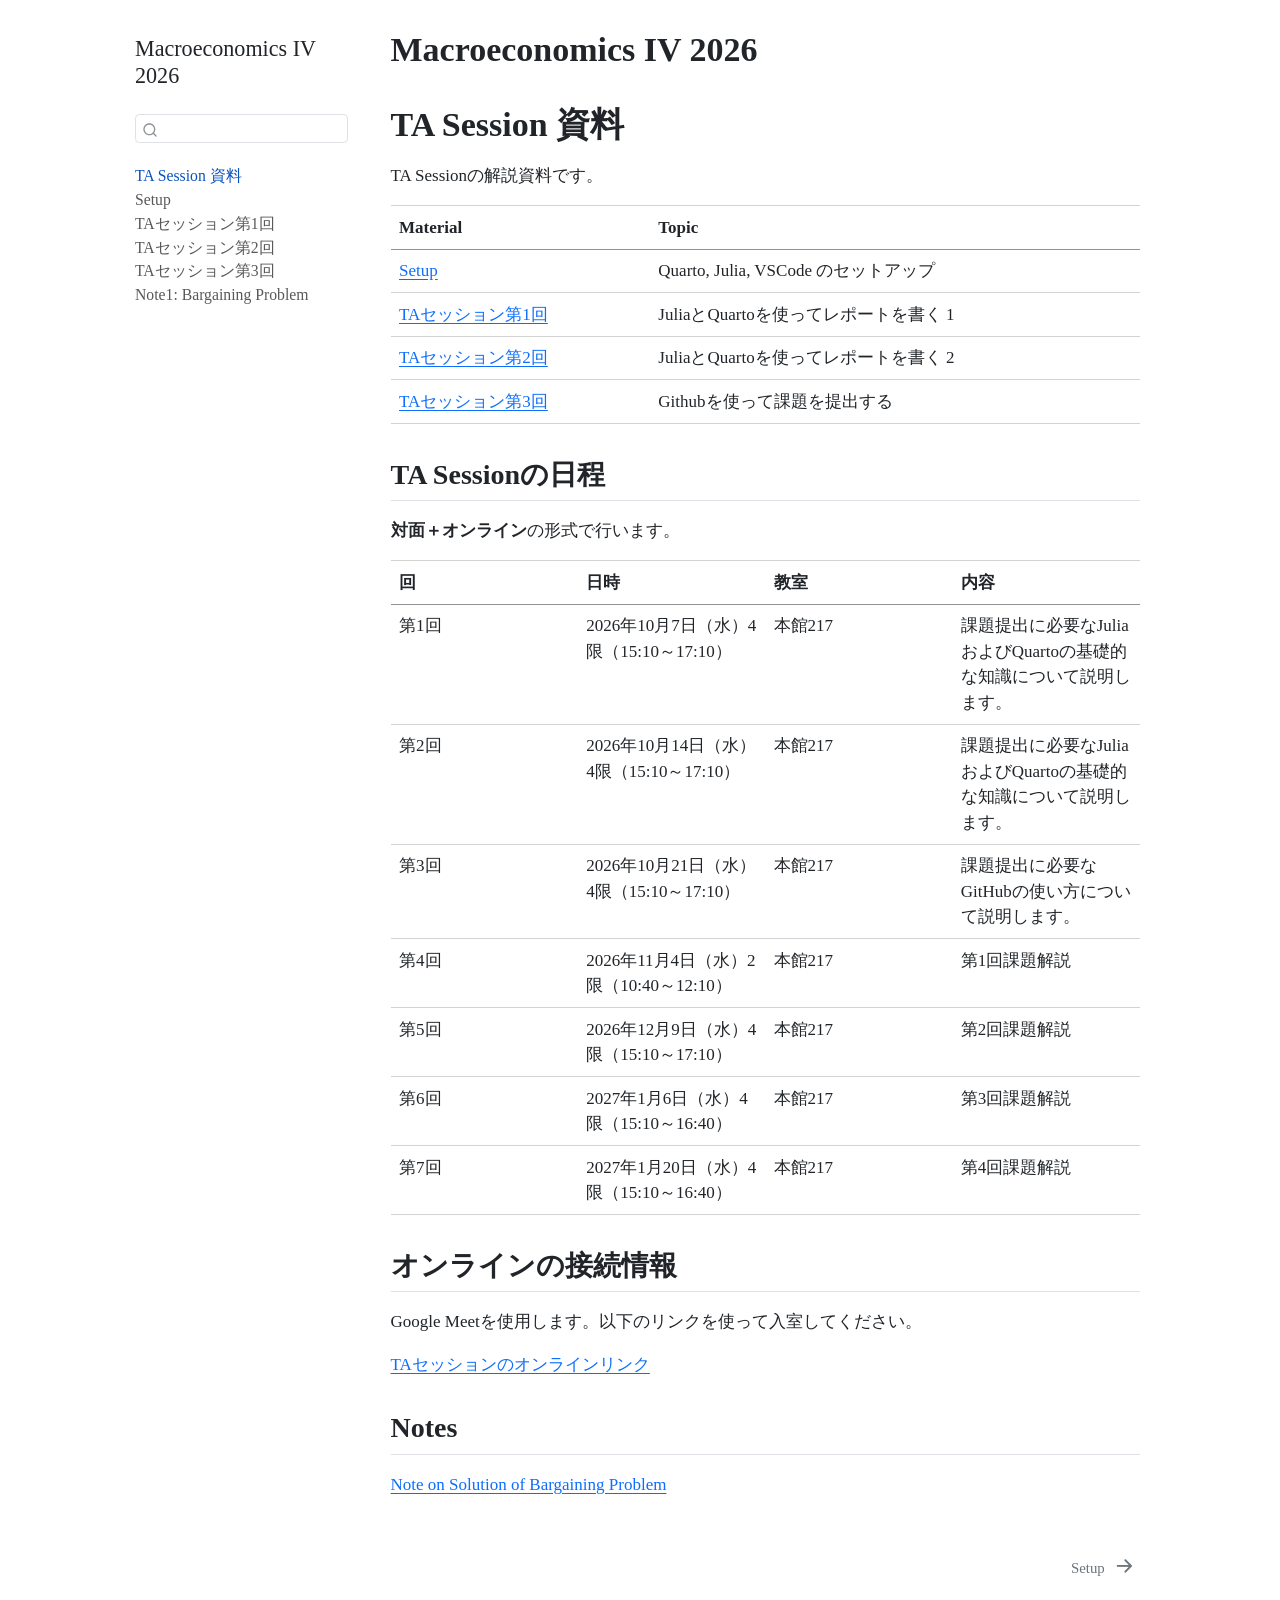
<file: index.html>
<!DOCTYPE html>
<html xmlns="http://www.w3.org/1999/xhtml" lang="en" xml:lang="en"><head>

<meta charset="utf-8">
<meta name="generator" content="quarto-1.10.19">

<meta name="viewport" content="width=device-width, initial-scale=1.0, user-scalable=yes">


<title>Macroeconomics IV 2026</title>
<style>
/* Default styles provided by pandoc.
** See https://pandoc.org/MANUAL.html#variables-for-html for config info.
*/
span.smallcaps{font-variant: small-caps;}
div.columns{display: flex; gap: 1.5em;}
div.column{flex: auto;}
@media screen {
div.columns{gap: min(4vw, 1.5em);}
div.column{overflow-x: auto;}
}
div.hanging-indent{margin-left: 1.5em; text-indent: -1.5em;}
ul.task-list{list-style: none;}
ul.task-list li input[type="checkbox"] {
  width: 0.8em;
  margin: 0 0.8em 0.2em -1em; /* quarto-specific, see https://github.com/quarto-dev/quarto-cli/issues/4556 */ 
  vertical-align: middle;
}
</style>


<script src="site_libs/quarto-nav/quarto-nav.js"></script>
<script src="site_libs/quarto-nav/headroom.min.js"></script>
<script src="site_libs/clipboard/clipboard.min.js"></script>
<script src="site_libs/quarto-search/autocomplete.umd.js"></script>
<script src="site_libs/quarto-search/fuse.min.js"></script>
<script src="site_libs/quarto-search/quarto-search.js"></script>
<meta name="quarto:offset" content="./">
<link href="./Macro4-TA-Setup.html" rel="next">
<script src="site_libs/quarto-html/quarto.js" type="module"></script>
<script src="site_libs/quarto-html/tabsets/tabsets.js" type="module"></script>
<script src="site_libs/quarto-html/popper.min.js"></script>
<script src="site_libs/quarto-html/tippy.umd.min.js"></script>
<script src="site_libs/quarto-html/anchor.min.js"></script>
<link href="site_libs/quarto-html/tippy.css" rel="stylesheet">
<link href="site_libs/quarto-html/quarto-syntax-highlighting-bf27225e3a48a9273f3daa8f8e829971.css" rel="stylesheet" id="quarto-text-highlighting-styles">
<script src="site_libs/bootstrap/bootstrap.min.js"></script>
<link href="site_libs/bootstrap/bootstrap-icons.css" rel="stylesheet">
<link href="site_libs/bootstrap/bootstrap-6195add771dc7b378271fcb2e4ad2ee5.min.css" rel="stylesheet" append-hash="true" id="quarto-bootstrap" data-mode="light">
<script id="quarto-search-options" type="application/json">{
  "location": "sidebar",
  "copy-button": false,
  "collapse-after": 3,
  "panel-placement": "start",
  "type": "textbox",
  "limit": 50,
  "keyboard-shortcut": [
    "f",
    "/",
    "s"
  ],
  "show-item-context": false,
  "language": {
    "search-no-results-text": "No results",
    "search-matching-documents-text": "matching documents",
    "search-copy-link-title": "Copy link to search",
    "search-hide-matches-text": "Hide additional matches",
    "search-more-match-text": "more match in this document",
    "search-more-matches-text": "more matches in this document",
    "search-clear-button-title": "Clear",
    "search-text-placeholder": "",
    "search-detached-cancel-button-title": "Cancel",
    "search-submit-button-title": "Submit",
    "search-label": "Search"
  }
}</script>


</head>

<body class="nav-sidebar floating fullcontent quarto-light">

<div id="quarto-search-results"></div>
  <header id="quarto-header" class="headroom fixed-top">
  <nav class="quarto-secondary-nav">
    <div class="container-fluid d-flex">
      <button type="button" class="quarto-btn-toggle btn" data-bs-toggle="collapse" role="button" data-bs-target=".quarto-sidebar-collapse-item" aria-controls="quarto-sidebar" aria-expanded="false" aria-label="Toggle sidebar navigation" onclick="if (window.quartoToggleHeadroom) { window.quartoToggleHeadroom(); }">
        <i class="bi bi-layout-text-sidebar-reverse"></i>
      </button>
        <nav class="quarto-page-breadcrumbs" aria-label="breadcrumb"><ol class="breadcrumb"><li class="breadcrumb-item"><a href="./index.html"><span class="chapter-title">TA Session 資料</span></a></li></ol></nav>
        <a class="flex-grow-1" role="navigation" data-bs-toggle="collapse" data-bs-target=".quarto-sidebar-collapse-item" aria-controls="quarto-sidebar" aria-expanded="false" aria-label="Toggle sidebar navigation" onclick="if (window.quartoToggleHeadroom) { window.quartoToggleHeadroom(); }">      
        </a>
      <button type="button" class="btn quarto-search-button" aria-label="Search" onclick="window.quartoOpenSearch();">
        <i class="bi bi-search"></i>
      </button>
    </div>
  </nav>
</header>
<!-- content -->
<div id="quarto-content" class="quarto-container page-columns page-rows-contents page-layout-article">
<!-- sidebar -->
  <nav id="quarto-sidebar" class="sidebar collapse collapse-horizontal quarto-sidebar-collapse-item sidebar-navigation floating overflow-auto">
    <div class="pt-lg-2 mt-2 text-left sidebar-header">
    <div class="sidebar-title mb-0 py-0">
      <a href="./">Macroeconomics IV 2026</a> 
    </div>
      </div>
        <div class="mt-2 flex-shrink-0 align-items-center">
        <div class="sidebar-search">
        <div id="quarto-search" class="" title="Search"></div>
        </div>
        </div>
    <div class="sidebar-menu-container"> 
    <ul class="list-unstyled mt-1">
        <li class="sidebar-item">
  <div class="sidebar-item-container"> 
  <a href="./index.html" class="sidebar-item-text sidebar-link active"><span class="chapter-title">TA Session 資料</span></a>
  </div>
</li>
        <li class="sidebar-item">
  <div class="sidebar-item-container"> 
  <a href="./Macro4-TA-Setup.html" class="sidebar-item-text sidebar-link"><span class="chapter-title">Setup</span></a>
  </div>
</li>
        <li class="sidebar-item">
  <div class="sidebar-item-container"> 
  <a href="./Macro4-TA-Session-1.html" class="sidebar-item-text sidebar-link"><span class="chapter-title">TAセッション第1回</span></a>
  </div>
</li>
        <li class="sidebar-item">
  <div class="sidebar-item-container"> 
  <a href="./Macro4-TA-Session-2.html" class="sidebar-item-text sidebar-link"><span class="chapter-title">TAセッション第2回</span></a>
  </div>
</li>
        <li class="sidebar-item">
  <div class="sidebar-item-container"> 
  <a href="./Macro4-TA-Session-3.html" class="sidebar-item-text sidebar-link"><span class="chapter-title">TAセッション第3回</span></a>
  </div>
</li>
        <li class="sidebar-item">
  <div class="sidebar-item-container"> 
  <a href="./barganing.html" class="sidebar-item-text sidebar-link"><span class="chapter-title">Note1: Bargaining Problem</span></a>
  </div>
</li>
    </ul>
    </div>
</nav>
<div id="quarto-sidebar-glass" class="quarto-sidebar-collapse-item" data-bs-toggle="collapse" data-bs-target=".quarto-sidebar-collapse-item"></div>
<!-- margin-sidebar -->
    
<!-- main -->
<main class="content" id="quarto-document-content">

<header id="title-block-header" class="quarto-title-block default">
<div class="quarto-title">
<h1 class="title">Macroeconomics IV 2026</h1>
</div>



<div class="quarto-title-meta">

    
  
    
  </div>
  


</header>


<section id="ta-session-資料" class="level1 unlisted">
<h1 class="unlisted">TA Session 資料</h1>
<p>TA Sessionの解説資料です。</p>
<table class="caption-top table">
<thead>
<tr class="header">
<th style="text-align: left;">Material</th>
<th style="text-align: left;">Topic</th>
</tr>
</thead>
<tbody>
<tr class="odd">
<td style="text-align: left;"><a href="Macro4-TA-Setup.html">Setup</a></td>
<td style="text-align: left;">Quarto, Julia, VSCode のセットアップ</td>
</tr>
<tr class="even">
<td style="text-align: left;"><a href="Macro4-TA-Session-1.html">TAセッション第1回</a></td>
<td style="text-align: left;">JuliaとQuartoを使ってレポートを書く 1</td>
</tr>
<tr class="odd">
<td style="text-align: left;"><a href="Macro4-TA-Session-2.html">TAセッション第2回</a></td>
<td style="text-align: left;">JuliaとQuartoを使ってレポートを書く 2</td>
</tr>
<tr class="even">
<td style="text-align: left;"><a href="Macro4-TA-Session-3.html">TAセッション第3回</a></td>
<td style="text-align: left;">Githubを使って課題を提出する</td>
</tr>
</tbody>
</table>
<section id="ta-sessionの日程" class="level2">
<h2 class="anchored" data-anchor-id="ta-sessionの日程">TA Sessionの日程</h2>
<p><strong>対面＋オンライン</strong>の形式で行います。</p>
<table class="caption-top table">
<colgroup>
<col style="width: 25%">
<col style="width: 25%">
<col style="width: 25%">
<col style="width: 25%">
</colgroup>
<thead>
<tr class="header">
<th style="text-align: left;">回</th>
<th style="text-align: left;">日時</th>
<th style="text-align: left;">教室</th>
<th style="text-align: left;">内容</th>
</tr>
</thead>
<tbody>
<tr class="odd">
<td style="text-align: left;">第1回</td>
<td style="text-align: left;">2026年10月7日（水）4限（15:10～17:10）</td>
<td style="text-align: left;">本館217</td>
<td style="text-align: left;">課題提出に必要なJuliaおよびQuartoの基礎的な知識について説明します。</td>
</tr>
<tr class="even">
<td style="text-align: left;">第2回</td>
<td style="text-align: left;">2026年10月14日（水）4限（15:10～17:10）</td>
<td style="text-align: left;">本館217</td>
<td style="text-align: left;">課題提出に必要なJuliaおよびQuartoの基礎的な知識について説明します。</td>
</tr>
<tr class="odd">
<td style="text-align: left;">第3回</td>
<td style="text-align: left;">2026年10月21日（水）4限（15:10～17:10）</td>
<td style="text-align: left;">本館217</td>
<td style="text-align: left;">課題提出に必要なGitHubの使い方について説明します。</td>
</tr>
<tr class="even">
<td style="text-align: left;">第4回</td>
<td style="text-align: left;">2026年11月4日（水）2限（10:40～12:10）</td>
<td style="text-align: left;">本館217</td>
<td style="text-align: left;">第1回課題解説</td>
</tr>
<tr class="odd">
<td style="text-align: left;">第5回</td>
<td style="text-align: left;">2026年12月9日（水）4限（15:10～17:10）</td>
<td style="text-align: left;">本館217</td>
<td style="text-align: left;">第2回課題解説</td>
</tr>
<tr class="even">
<td style="text-align: left;">第6回</td>
<td style="text-align: left;">2027年1月6日（水）4限（15:10～16:40）</td>
<td style="text-align: left;">本館217</td>
<td style="text-align: left;">第3回課題解説</td>
</tr>
<tr class="odd">
<td style="text-align: left;">第7回</td>
<td style="text-align: left;">2027年1月20日（水）4限（15:10～16:40）</td>
<td style="text-align: left;">本館217</td>
<td style="text-align: left;">第4回課題解説</td>
</tr>
</tbody>
</table>
</section>
<section id="オンラインの接続情報" class="level2">
<h2 class="anchored" data-anchor-id="オンラインの接続情報">オンラインの接続情報</h2>
<p>Google Meetを使用します。以下のリンクを使って入室してください。</p>
<p><a href="https://meet.google.com/dwc-cxjk-pjp">TAセッションのオンラインリンク</a></p>
</section>
<section id="notes" class="level2">
<h2 class="anchored" data-anchor-id="notes">Notes</h2>
<p><a href="barganing.html">Note on Solution of Bargaining Problem</a></p>


</section>
</section>

</main> <!-- /main -->
<script id="quarto-html-after-body" type="application/javascript">
  window.document.addEventListener("DOMContentLoaded", function (event) {
    const icon = "";
    const anchorJS = new window.AnchorJS();
    anchorJS.options = {
      placement: 'right',
      icon: icon
    };
    anchorJS.add('.anchored');
    const isCodeAnnotation = (el) => {
      for (const clz of el.classList) {
        if (clz.startsWith('code-annotation-')) {                     
          return true;
        }
      }
      return false;
    }
    const onCopySuccess = function(e) {
      // button target
      const button = e.trigger;
      // don't keep focus
      button.blur();
      // flash "checked"
      button.classList.add('code-copy-button-checked');
      var currentTitle = button.getAttribute("title");
      button.setAttribute("title", "Copied!");
      let tooltip;
      if (window.bootstrap) {
        button.setAttribute("data-bs-toggle", "tooltip");
        button.setAttribute("data-bs-placement", "left");
        button.setAttribute("data-bs-title", "Copied!");
        tooltip = new bootstrap.Tooltip(button, 
          { trigger: "manual", 
            customClass: "code-copy-button-tooltip",
            offset: [0, -8]});
        tooltip.show();    
      }
      setTimeout(function() {
        if (tooltip) {
          tooltip.hide();
          button.removeAttribute("data-bs-title");
          button.removeAttribute("data-bs-toggle");
          button.removeAttribute("data-bs-placement");
        }
        button.setAttribute("title", currentTitle);
        button.classList.remove('code-copy-button-checked');
      }, 1000);
      // clear code selection
      e.clearSelection();
    }
    const getTextToCopy = function(trigger) {
      const outerScaffold = trigger.parentElement.cloneNode(true);
      const codeEl = outerScaffold.querySelector('code');
      for (const childEl of codeEl.children) {
        if (isCodeAnnotation(childEl)) {
          childEl.remove();
        }
      }
      return codeEl.innerText;
    }
    const clipboard = new window.ClipboardJS('.code-copy-button:not([data-in-quarto-modal])', {
      text: getTextToCopy
    });
    clipboard.on('success', onCopySuccess);
    if (window.document.getElementById('quarto-embedded-source-code-modal')) {
      const clipboardModal = new window.ClipboardJS('.code-copy-button[data-in-quarto-modal]', {
        text: getTextToCopy,
        container: window.document.getElementById('quarto-embedded-source-code-modal')
      });
      clipboardModal.on('success', onCopySuccess);
    }
      var localhostRegex = new RegExp(/^(?:http|https):\/\/localhost\:?[0-9]*\//);
      var mailtoRegex = new RegExp(/^mailto:/);
        var filterRegex = new RegExp('/' + window.location.host + '/');
      var isInternal = (href) => {
          return filterRegex.test(href) || localhostRegex.test(href) || mailtoRegex.test(href);
      }
      // Inspect non-navigation links and adorn them if external
     var links = window.document.querySelectorAll('a[href]:not(.nav-link):not(.navbar-brand):not(.toc-action):not(.sidebar-link):not(.sidebar-item-toggle):not(.pagination-link):not(.no-external):not([aria-hidden]):not(.dropdown-item):not(.quarto-navigation-tool):not(.about-link)');
      for (var i=0; i<links.length; i++) {
        const link = links[i];
        if (!isInternal(link.href)) {
          // undo the damage that might have been done by quarto-nav.js in the case of
          // links that we want to consider external
          if (link.dataset.originalHref !== undefined) {
            link.href = link.dataset.originalHref;
          }
        }
      }
    function tippyHover(el, contentFn, onTriggerFn, onUntriggerFn) {
      const config = {
        allowHTML: true,
        maxWidth: 500,
        delay: 100,
        arrow: false,
        appendTo: function(el) {
            return el.parentElement;
        },
        interactive: true,
        interactiveBorder: 10,
        theme: 'quarto',
        placement: 'bottom-start',
      };
      if (contentFn) {
        config.content = contentFn;
      }
      if (onTriggerFn) {
        config.onTrigger = onTriggerFn;
      }
      if (onUntriggerFn) {
        config.onUntrigger = onUntriggerFn;
      }
      window.tippy(el, config); 
    }
    const noterefs = window.document.querySelectorAll('a[role="doc-noteref"]');
    for (var i=0; i<noterefs.length; i++) {
      const ref = noterefs[i];
      tippyHover(ref, function() {
        // use id or data attribute instead here
        let href = ref.getAttribute('data-footnote-href') || ref.getAttribute('href');
        try { href = new URL(href).hash; } catch {}
        const id = href.replace(/^#\/?/, "");
        const note = window.document.getElementById(id);
        if (note) {
          return note.innerHTML;
        } else {
          return "";
        }
      });
    }
    const xrefs = window.document.querySelectorAll('a.quarto-xref');
    const processXRef = (id, note) => {
      // Strip column container classes
      const stripColumnClz = (el) => {
        el.classList.remove("page-full", "page-columns");
        if (el.children) {
          for (const child of el.children) {
            stripColumnClz(child);
          }
        }
      }
      stripColumnClz(note)
      if (id === null || id.startsWith('sec-')) {
        // Special case sections, only their first couple elements
        const container = document.createElement("div");
        if (note.children && note.children.length > 2) {
          container.appendChild(note.children[0].cloneNode(true));
          for (let i = 1; i < note.children.length; i++) {
            const child = note.children[i];
            if (child.tagName === "P" && child.innerText === "") {
              continue;
            } else {
              container.appendChild(child.cloneNode(true));
              break;
            }
          }
          if (window.Quarto?.typesetMath) {
            window.Quarto.typesetMath(container);
          }
          return container.innerHTML
        } else {
          if (window.Quarto?.typesetMath) {
            window.Quarto.typesetMath(note);
          }
          return note.innerHTML;
        }
      } else {
        // Remove any anchor links if they are present
        const anchorLink = note.querySelector('a.anchorjs-link');
        if (anchorLink) {
          anchorLink.remove();
        }
        if (window.Quarto?.typesetMath) {
          window.Quarto.typesetMath(note);
        }
        if (note.classList.contains("callout")) {
          return note.outerHTML;
        } else {
          return note.innerHTML;
        }
      }
    }
    for (var i=0; i<xrefs.length; i++) {
      const xref = xrefs[i];
      tippyHover(xref, undefined, function(instance) {
        instance.disable();
        let url = xref.getAttribute('href');
        let hash = undefined; 
        if (url.startsWith('#')) {
          hash = url;
        } else {
          try { hash = new URL(url).hash; } catch {}
        }
        if (hash) {
          const id = hash.replace(/^#\/?/, "");
          const note = window.document.getElementById(id);
          if (note !== null) {
            try {
              const html = processXRef(id, note.cloneNode(true));
              instance.setContent(html);
            } finally {
              instance.enable();
              instance.show();
            }
          } else {
            // See if we can fetch this
            fetch(url.split('#')[0])
            .then(res => res.text())
            .then(html => {
              const parser = new DOMParser();
              const htmlDoc = parser.parseFromString(html, "text/html");
              const note = htmlDoc.getElementById(id);
              if (note !== null) {
                const html = processXRef(id, note);
                instance.setContent(html);
              } 
            }).finally(() => {
              instance.enable();
              instance.show();
            });
          }
        } else {
          // See if we can fetch a full url (with no hash to target)
          // This is a special case and we should probably do some content thinning / targeting
          fetch(url)
          .then(res => res.text())
          .then(html => {
            const parser = new DOMParser();
            const htmlDoc = parser.parseFromString(html, "text/html");
            const note = htmlDoc.querySelector('main.content');
            if (note !== null) {
              // This should only happen for chapter cross references
              // (since there is no id in the URL)
              // remove the first header
              if (note.children.length > 0 && note.children[0].tagName === "HEADER") {
                note.children[0].remove();
              }
              const html = processXRef(null, note);
              instance.setContent(html);
            } 
          }).finally(() => {
            instance.enable();
            instance.show();
          });
        }
      }, function(instance) {
      });
    }
        let selectedAnnoteEl;
        const selectorForAnnotation = ( cell, annotation) => {
          let cellAttr = 'data-code-cell="' + cell + '"';
          let lineAttr = 'data-code-annotation="' +  annotation + '"';
          const selector = 'span[' + cellAttr + '][' + lineAttr + ']';
          return selector;
        }
        const selectCodeLines = (annoteEl) => {
          const doc = window.document;
          const targetCell = annoteEl.getAttribute("data-target-cell");
          const targetAnnotation = annoteEl.getAttribute("data-target-annotation");
          const annoteSpan = window.document.querySelector(selectorForAnnotation(targetCell, targetAnnotation));
          const lines = annoteSpan.getAttribute("data-code-lines").split(",");
          const lineIds = lines.map((line) => {
            return targetCell + "-" + line;
          })
          let top = null;
          let height = null;
          let parent = null;
          if (lineIds.length > 0) {
              //compute the position of the single el (top and bottom and make a div)
              const el = window.document.getElementById(lineIds[0]);
              top = el.offsetTop;
              height = el.offsetHeight;
              parent = el.parentElement.parentElement;
            if (lineIds.length > 1) {
              const lastEl = window.document.getElementById(lineIds[lineIds.length - 1]);
              const bottom = lastEl.offsetTop + lastEl.offsetHeight;
              height = bottom - top;
            }
            if (top !== null && height !== null && parent !== null) {
              // cook up a div (if necessary) and position it 
              let div = window.document.getElementById("code-annotation-line-highlight");
              if (div === null) {
                div = window.document.createElement("div");
                div.setAttribute("id", "code-annotation-line-highlight");
                div.style.position = 'absolute';
                parent.appendChild(div);
              }
              div.style.top = top - 2 + "px";
              div.style.height = height + 4 + "px";
              div.style.left = 0;
              let gutterDiv = window.document.getElementById("code-annotation-line-highlight-gutter");
              if (gutterDiv === null) {
                gutterDiv = window.document.createElement("div");
                gutterDiv.setAttribute("id", "code-annotation-line-highlight-gutter");
                gutterDiv.style.position = 'absolute';
                const codeCell = window.document.getElementById(targetCell);
                const gutter = codeCell.querySelector('.code-annotation-gutter');
                gutter.appendChild(gutterDiv);
              }
              gutterDiv.style.top = top - 2 + "px";
              gutterDiv.style.height = height + 4 + "px";
            }
            selectedAnnoteEl = annoteEl;
          }
        };
        const unselectCodeLines = () => {
          const elementsIds = ["code-annotation-line-highlight", "code-annotation-line-highlight-gutter"];
          elementsIds.forEach((elId) => {
            const div = window.document.getElementById(elId);
            if (div) {
              div.remove();
            }
          });
          selectedAnnoteEl = undefined;
        };
          // Handle positioning of the toggle
      window.addEventListener(
        "resize",
        throttle(() => {
          elRect = undefined;
          if (selectedAnnoteEl) {
            selectCodeLines(selectedAnnoteEl);
          }
        }, 10)
      );
      function throttle(fn, ms) {
      let throttle = false;
      let timer;
        return (...args) => {
          if(!throttle) { // first call gets through
              fn.apply(this, args);
              throttle = true;
          } else { // all the others get throttled
              if(timer) clearTimeout(timer); // cancel #2
              timer = setTimeout(() => {
                fn.apply(this, args);
                timer = throttle = false;
              }, ms);
          }
        };
      }
        // Attach click handler to the DT
        const annoteDls = window.document.querySelectorAll('dt[data-target-cell]');
        for (const annoteDlNode of annoteDls) {
          annoteDlNode.addEventListener('click', (event) => {
            const clickedEl = event.target;
            if (clickedEl !== selectedAnnoteEl) {
              unselectCodeLines();
              const activeEl = window.document.querySelector('dt[data-target-cell].code-annotation-active');
              if (activeEl) {
                activeEl.classList.remove('code-annotation-active');
              }
              selectCodeLines(clickedEl);
              clickedEl.classList.add('code-annotation-active');
            } else {
              // Unselect the line
              unselectCodeLines();
              clickedEl.classList.remove('code-annotation-active');
            }
          });
        }
    const findCites = (el) => {
      const parentEl = el.parentElement;
      if (parentEl) {
        const cites = parentEl.dataset.cites;
        if (cites) {
          return {
            el,
            cites: cites.split(' ')
          };
        } else {
          return findCites(el.parentElement)
        }
      } else {
        return undefined;
      }
    };
    var bibliorefs = window.document.querySelectorAll('a[role="doc-biblioref"]');
    for (var i=0; i<bibliorefs.length; i++) {
      const ref = bibliorefs[i];
      const citeInfo = findCites(ref);
      if (citeInfo) {
        tippyHover(citeInfo.el, function() {
          var popup = window.document.createElement('div');
          citeInfo.cites.forEach(function(cite) {
            var citeDiv = window.document.createElement('div');
            citeDiv.classList.add('hanging-indent');
            citeDiv.classList.add('csl-entry');
            var biblioDiv = window.document.getElementById('ref-' + cite);
            if (biblioDiv) {
              citeDiv.innerHTML = biblioDiv.innerHTML;
            }
            popup.appendChild(citeDiv);
          });
          return popup.innerHTML;
        });
      }
    }
  });
  </script>
<nav class="page-navigation">
  <div class="nav-page nav-page-previous">
  </div>
  <div class="nav-page nav-page-next">
      <a href="./Macro4-TA-Setup.html" class="pagination-link" aria-label="Setup">
        <span class="nav-page-text"><span class="chapter-title">Setup</span></span> <i class="bi bi-arrow-right-short"></i>
      </a>
  </div>
</nav>
</div> <!-- /content -->




</body></html>
</file>
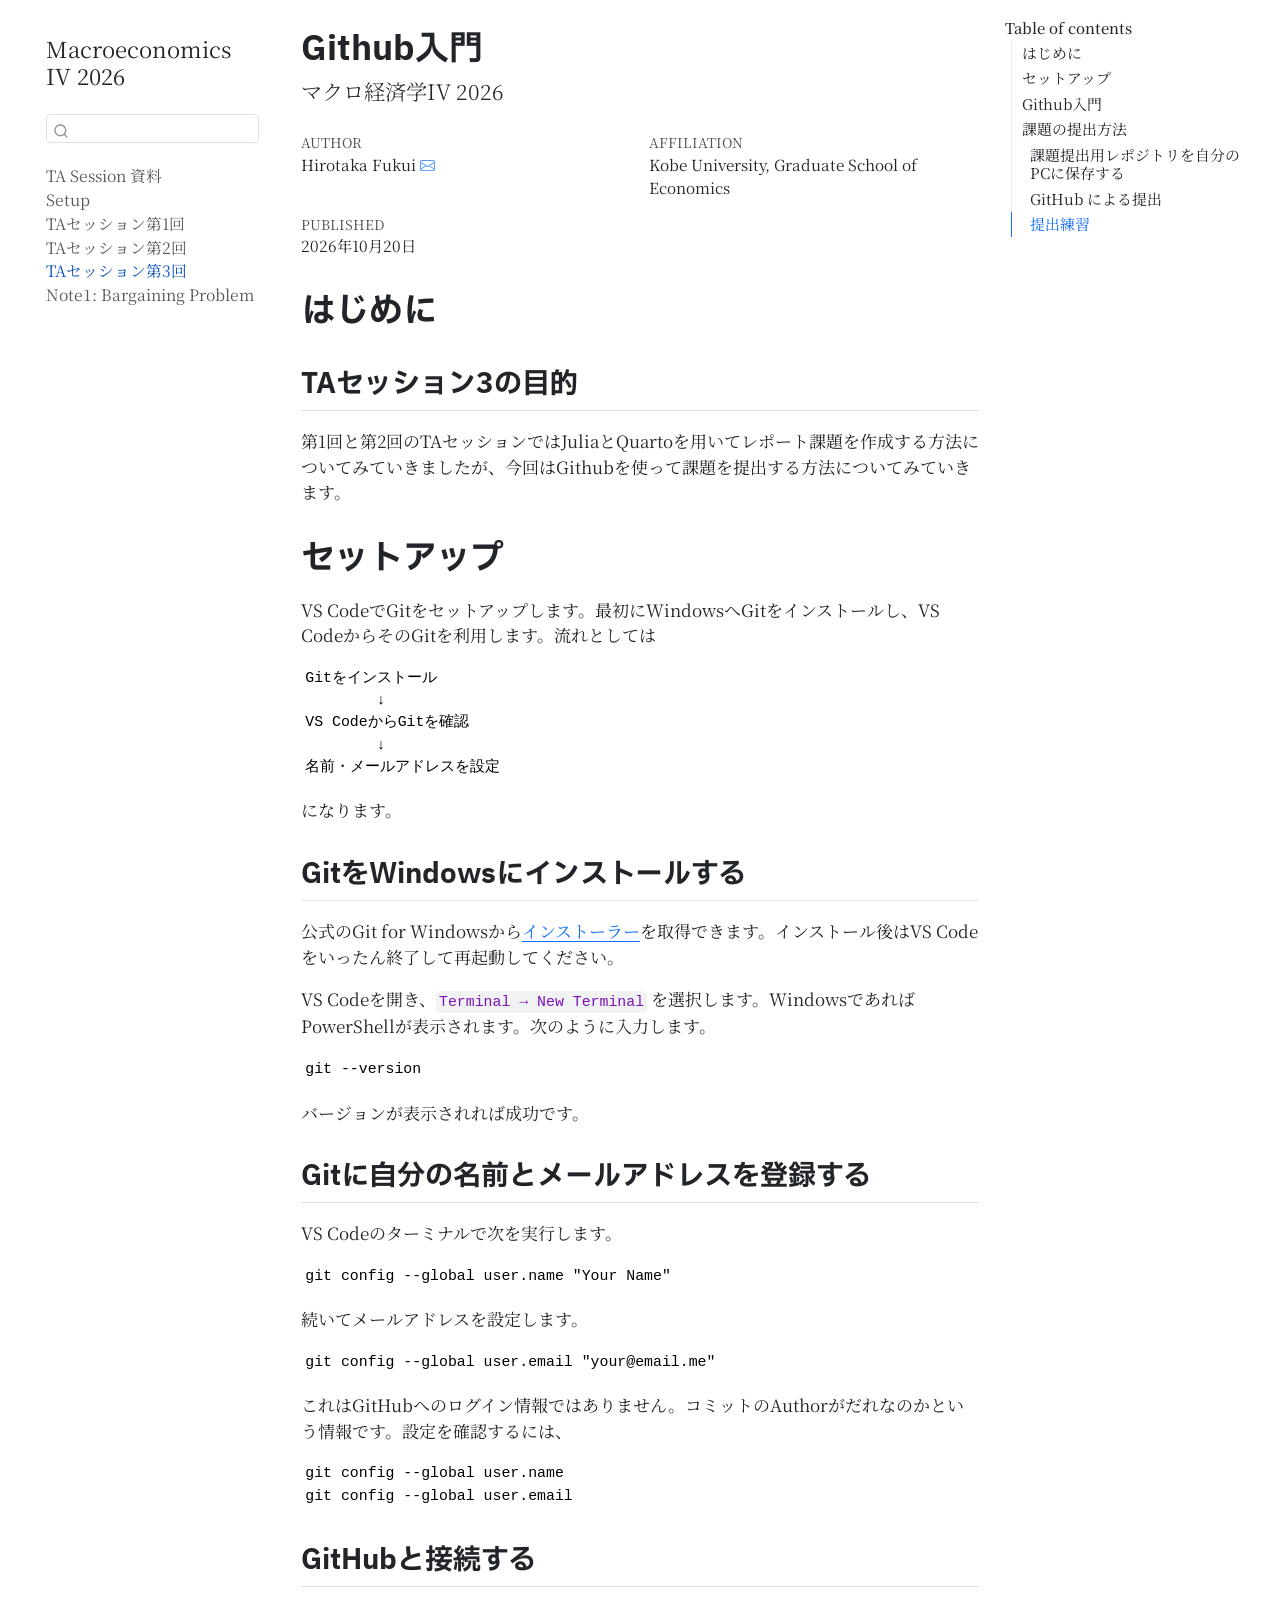
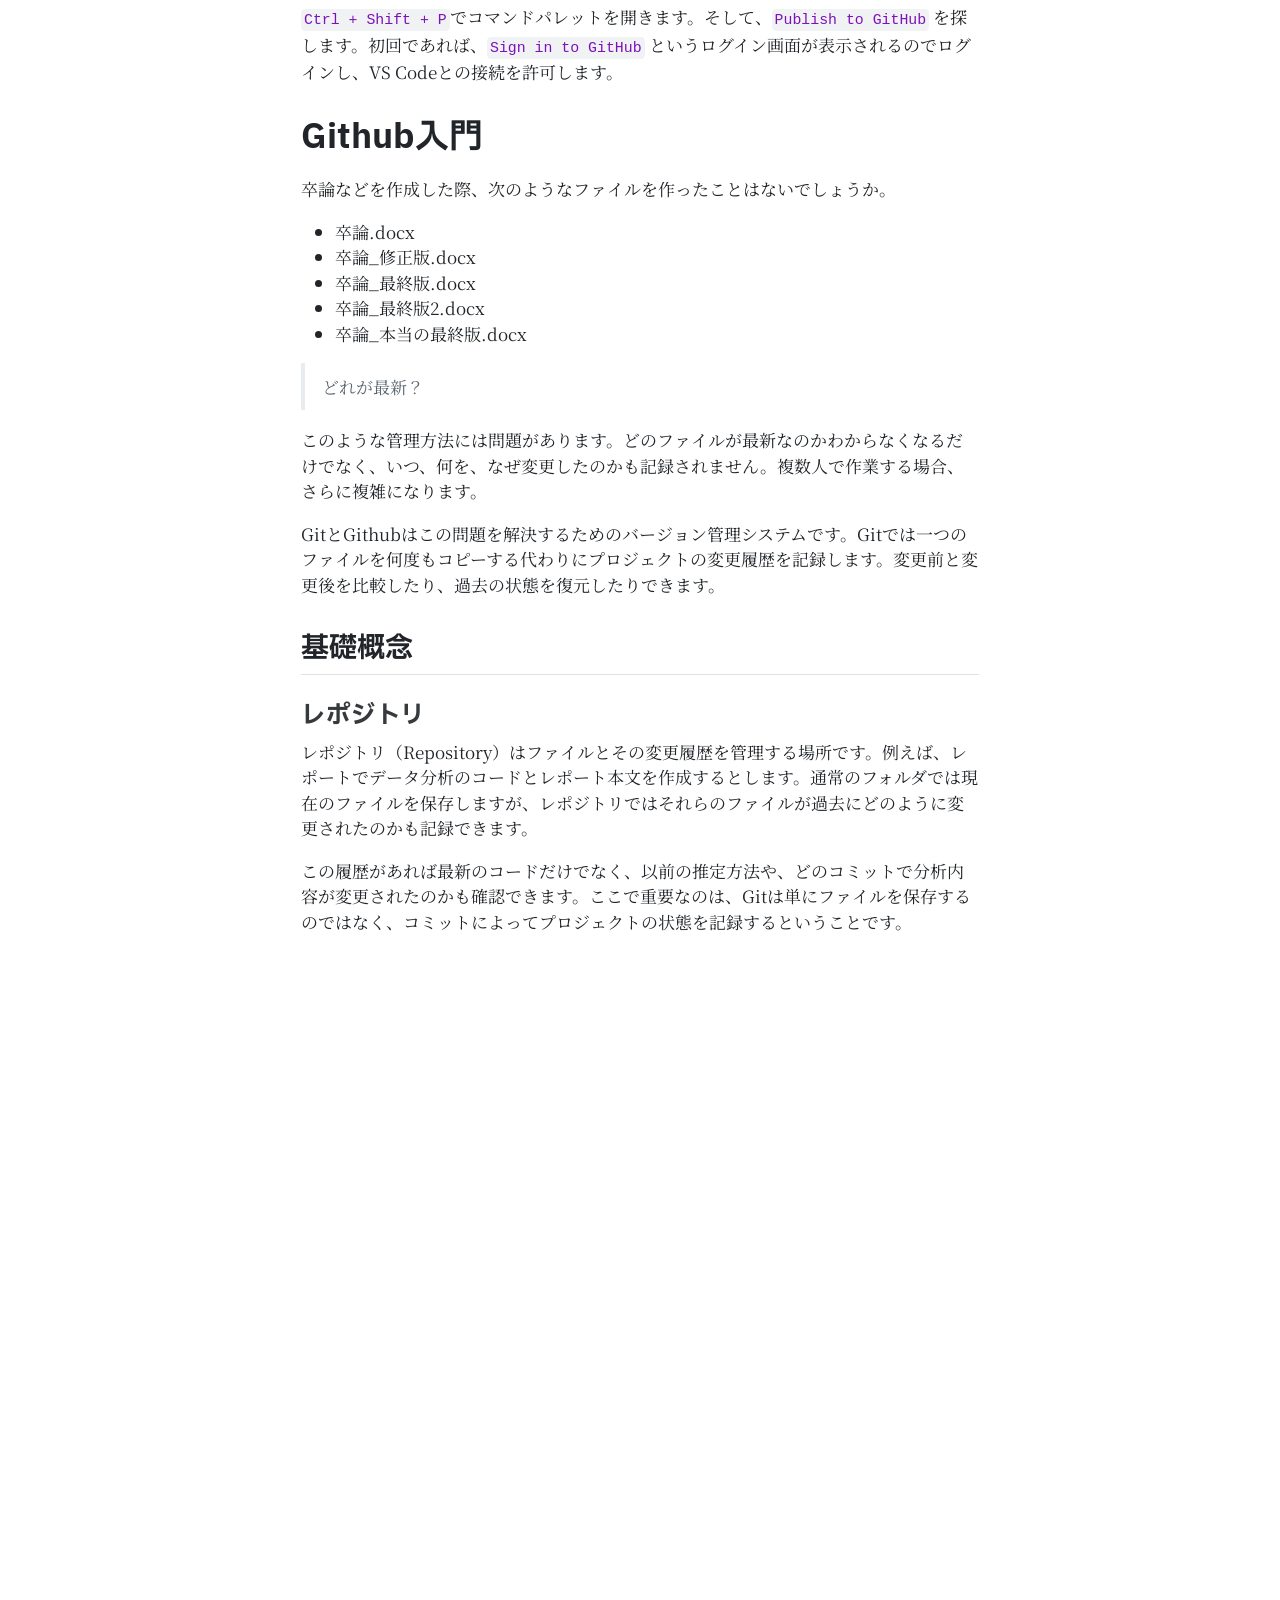
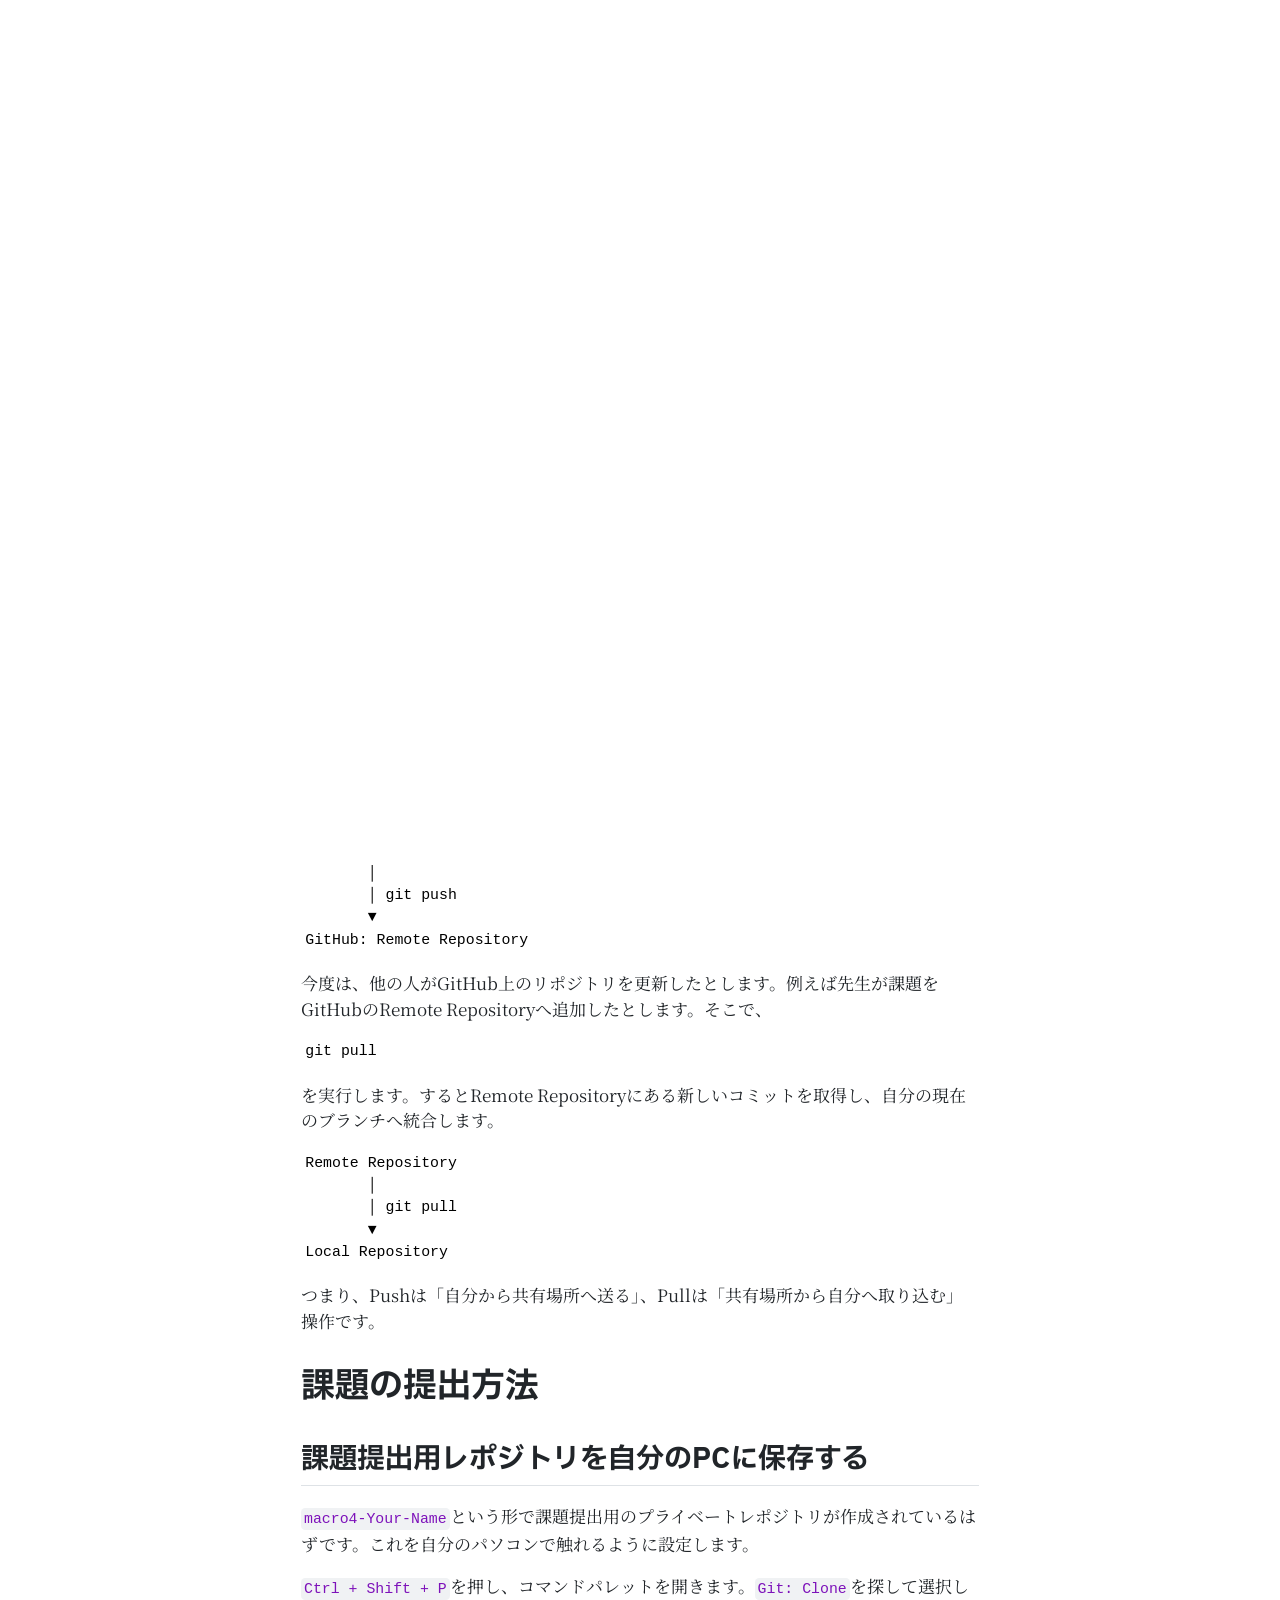
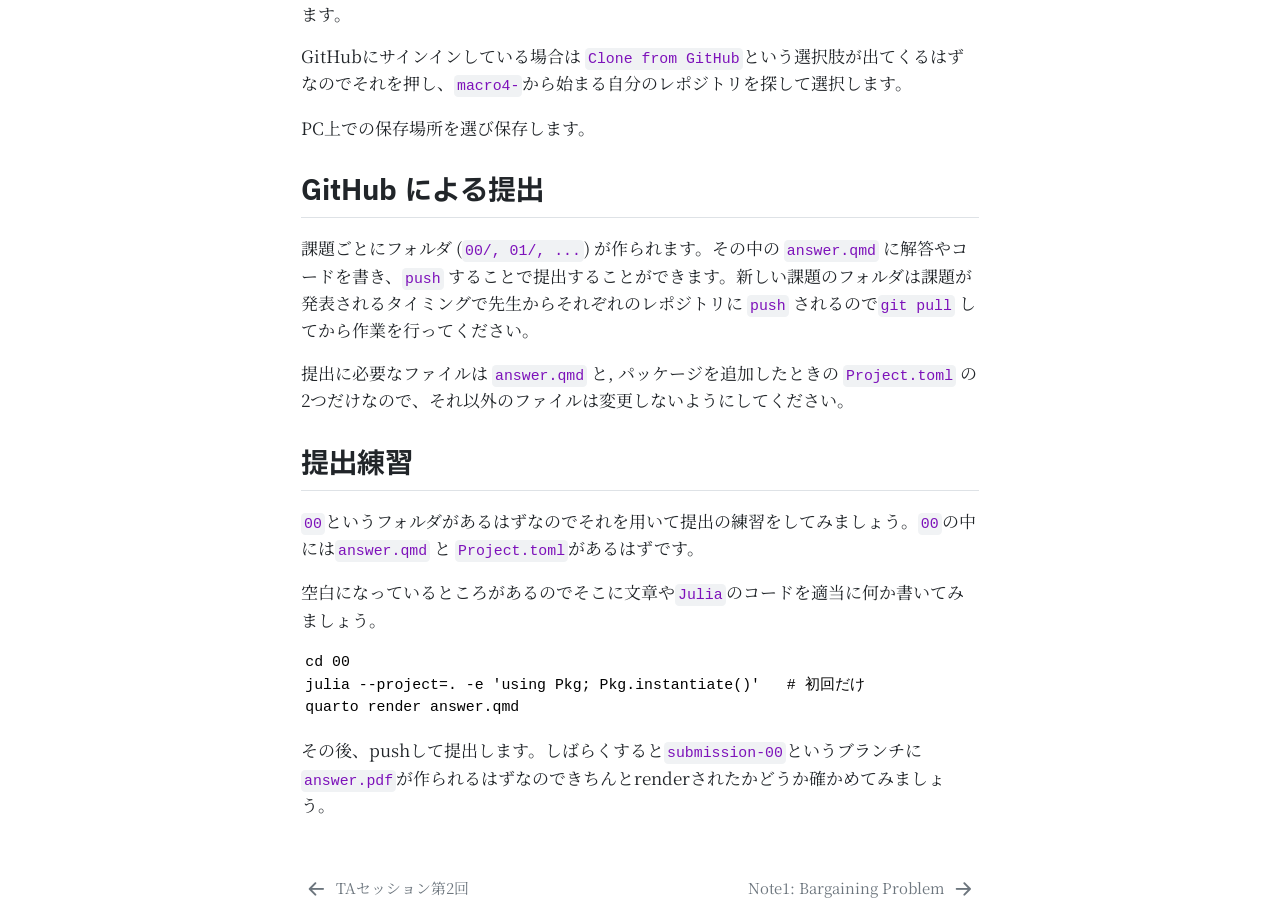
<file: Macro4-TA-Session-3.html>
<!DOCTYPE html>
<html xmlns="http://www.w3.org/1999/xhtml" lang="en" xml:lang="en"><head>

<meta charset="utf-8">
<meta name="generator" content="quarto-1.10.19">

<meta name="viewport" content="width=device-width, initial-scale=1.0, user-scalable=yes">

<meta name="author" content="Hirotaka Fukui">

<title>Github入門 – Macroeconomics IV 2026</title>
<style>
/* Default styles provided by pandoc.
** See https://pandoc.org/MANUAL.html#variables-for-html for config info.
*/
span.smallcaps{font-variant: small-caps;}
div.columns{display: flex; gap: 1.5em;}
div.column{flex: auto;}
@media screen {
div.columns{gap: min(4vw, 1.5em);}
div.column{overflow-x: auto;}
}
div.hanging-indent{margin-left: 1.5em; text-indent: -1.5em;}
ul.task-list{list-style: none;}
ul.task-list li input[type="checkbox"] {
  width: 0.8em;
  margin: 0 0.8em 0.2em -1em; /* quarto-specific, see https://github.com/quarto-dev/quarto-cli/issues/4556 */ 
  vertical-align: middle;
}
</style>


<script src="site_libs/quarto-nav/quarto-nav.js"></script>
<script src="site_libs/quarto-nav/headroom.min.js"></script>
<script src="site_libs/clipboard/clipboard.min.js"></script>
<script src="site_libs/quarto-search/autocomplete.umd.js"></script>
<script src="site_libs/quarto-search/fuse.min.js"></script>
<script src="site_libs/quarto-search/quarto-search.js"></script>
<meta name="quarto:offset" content="./">
<link href="./barganing.html" rel="next">
<link href="./Macro4-TA-Session-2.html" rel="prev">
<script src="site_libs/quarto-html/quarto.js" type="module"></script>
<script src="site_libs/quarto-html/tabsets/tabsets.js" type="module"></script>
<script src="site_libs/quarto-html/popper.min.js"></script>
<script src="site_libs/quarto-html/tippy.umd.min.js"></script>
<script src="site_libs/quarto-html/anchor.min.js"></script>
<link href="site_libs/quarto-html/tippy.css" rel="stylesheet">
<link href="site_libs/quarto-html/quarto-syntax-highlighting-bf27225e3a48a9273f3daa8f8e829971.css" rel="stylesheet" class="quarto-color-scheme" id="quarto-text-highlighting-styles">
<link href="site_libs/quarto-html/quarto-syntax-highlighting-dark-b626d73c4c936ccc3cb08be7d45d1df6.css" rel="stylesheet" class="quarto-color-scheme quarto-color-alternate" id="quarto-text-highlighting-styles">
<link href="site_libs/quarto-html/quarto-syntax-highlighting-bf27225e3a48a9273f3daa8f8e829971.css" rel="stylesheet" class="quarto-color-scheme-extra" id="quarto-text-highlighting-styles">
<script src="site_libs/bootstrap/bootstrap.min.js"></script>
<link href="site_libs/bootstrap/bootstrap-icons.css" rel="stylesheet">
<link href="site_libs/bootstrap/bootstrap-38a9ca4416d2baf3eb6df5e3b2130831.min.css" rel="stylesheet" append-hash="true" class="quarto-color-scheme" id="quarto-bootstrap" data-mode="light">
<link href="site_libs/bootstrap/bootstrap-dark-38a9ca4416d2baf3eb6df5e3b2130831.min.css" rel="stylesheet" append-hash="true" class="quarto-color-scheme quarto-color-alternate" id="quarto-bootstrap" data-mode="light">
<link href="site_libs/bootstrap/bootstrap-38a9ca4416d2baf3eb6df5e3b2130831.min.css" rel="stylesheet" append-hash="true" class="quarto-color-scheme-extra" id="quarto-bootstrap" data-mode="light">
<script id="quarto-search-options" type="application/json">{
  "location": "sidebar",
  "copy-button": false,
  "collapse-after": 3,
  "panel-placement": "start",
  "type": "textbox",
  "limit": 50,
  "keyboard-shortcut": [
    "f",
    "/",
    "s"
  ],
  "show-item-context": false,
  "language": {
    "search-no-results-text": "No results",
    "search-matching-documents-text": "matching documents",
    "search-copy-link-title": "Copy link to search",
    "search-hide-matches-text": "Hide additional matches",
    "search-more-match-text": "more match in this document",
    "search-more-matches-text": "more matches in this document",
    "search-clear-button-title": "Clear",
    "search-text-placeholder": "",
    "search-detached-cancel-button-title": "Cancel",
    "search-submit-button-title": "Submit",
    "search-label": "Search"
  }
}</script>


</head>

<body class="nav-sidebar floating quarto-light">

<div id="quarto-search-results"></div>
  <header id="quarto-header" class="headroom fixed-top">
  <nav class="quarto-secondary-nav">
    <div class="container-fluid d-flex">
      <button type="button" class="quarto-btn-toggle btn" data-bs-toggle="collapse" role="button" data-bs-target=".quarto-sidebar-collapse-item" aria-controls="quarto-sidebar" aria-expanded="false" aria-label="Toggle sidebar navigation" onclick="if (window.quartoToggleHeadroom) { window.quartoToggleHeadroom(); }">
        <i class="bi bi-layout-text-sidebar-reverse"></i>
      </button>
        <nav class="quarto-page-breadcrumbs" aria-label="breadcrumb"><ol class="breadcrumb"><li class="breadcrumb-item"><a href="./Macro4-TA-Session-3.html"><span class="chapter-title">TAセッション第3回</span></a></li></ol></nav>
        <a class="flex-grow-1" role="navigation" data-bs-toggle="collapse" data-bs-target=".quarto-sidebar-collapse-item" aria-controls="quarto-sidebar" aria-expanded="false" aria-label="Toggle sidebar navigation" onclick="if (window.quartoToggleHeadroom) { window.quartoToggleHeadroom(); }">      
        </a>
      <button type="button" class="btn quarto-search-button" aria-label="Search" onclick="window.quartoOpenSearch();">
        <i class="bi bi-search"></i>
      </button>
    </div>
  </nav>
</header>
<!-- content -->
<div id="quarto-content" class="quarto-container page-columns page-rows-contents page-layout-article">
<!-- sidebar -->
  <nav id="quarto-sidebar" class="sidebar collapse collapse-horizontal quarto-sidebar-collapse-item sidebar-navigation floating overflow-auto">
    <div class="pt-lg-2 mt-2 text-left sidebar-header">
    <div class="sidebar-title mb-0 py-0">
      <a href="./">Macroeconomics IV 2026</a> 
    </div>
      </div>
        <div class="mt-2 flex-shrink-0 align-items-center">
        <div class="sidebar-search">
        <div id="quarto-search" class="" title="Search"></div>
        </div>
        </div>
    <div class="sidebar-menu-container"> 
    <ul class="list-unstyled mt-1">
        <li class="sidebar-item">
  <div class="sidebar-item-container"> 
  <a href="./index.html" class="sidebar-item-text sidebar-link"><span class="chapter-title">TA Session 資料</span></a>
  </div>
</li>
        <li class="sidebar-item">
  <div class="sidebar-item-container"> 
  <a href="./Macro4-TA-Setup.html" class="sidebar-item-text sidebar-link"><span class="chapter-title">Setup</span></a>
  </div>
</li>
        <li class="sidebar-item">
  <div class="sidebar-item-container"> 
  <a href="./Macro4-TA-Session-1.html" class="sidebar-item-text sidebar-link"><span class="chapter-title">TAセッション第1回</span></a>
  </div>
</li>
        <li class="sidebar-item">
  <div class="sidebar-item-container"> 
  <a href="./Macro4-TA-Session-2.html" class="sidebar-item-text sidebar-link"><span class="chapter-title">TAセッション第2回</span></a>
  </div>
</li>
        <li class="sidebar-item">
  <div class="sidebar-item-container"> 
  <a href="./Macro4-TA-Session-3.html" class="sidebar-item-text sidebar-link active"><span class="chapter-title">TAセッション第3回</span></a>
  </div>
</li>
        <li class="sidebar-item">
  <div class="sidebar-item-container"> 
  <a href="./barganing.html" class="sidebar-item-text sidebar-link"><span class="chapter-title">Note1: Bargaining Problem</span></a>
  </div>
</li>
    </ul>
    </div>
</nav>
<div id="quarto-sidebar-glass" class="quarto-sidebar-collapse-item" data-bs-toggle="collapse" data-bs-target=".quarto-sidebar-collapse-item"></div>
<!-- margin-sidebar -->
    <div id="quarto-margin-sidebar" class="sidebar margin-sidebar">
        <nav id="TOC" role="doc-toc" class="toc-active">
    <h2 id="toc-title">Table of contents</h2>
   
  <ul>
  <li><a href="#はじめに" id="toc-はじめに" class="nav-link active" data-scroll-target="#はじめに">はじめに</a>
  <ul class="collapse">
  <li><a href="#taセッション3の目的" id="toc-taセッション3の目的" class="nav-link" data-scroll-target="#taセッション3の目的">TAセッション3の目的</a></li>
  </ul></li>
  <li><a href="#セットアップ" id="toc-セットアップ" class="nav-link" data-scroll-target="#セットアップ">セットアップ</a>
  <ul class="collapse">
  <li><a href="#gitをwindowsにインストールする" id="toc-gitをwindowsにインストールする" class="nav-link" data-scroll-target="#gitをwindowsにインストールする">GitをWindowsにインストールする</a></li>
  <li><a href="#gitに自分の名前とメールアドレスを登録する" id="toc-gitに自分の名前とメールアドレスを登録する" class="nav-link" data-scroll-target="#gitに自分の名前とメールアドレスを登録する">Gitに自分の名前とメールアドレスを登録する</a></li>
  <li><a href="#githubと接続する" id="toc-githubと接続する" class="nav-link" data-scroll-target="#githubと接続する">GitHubと接続する</a></li>
  </ul></li>
  <li><a href="#github入門" id="toc-github入門" class="nav-link" data-scroll-target="#github入門">Github入門</a>
  <ul class="collapse">
  <li><a href="#基礎概念" id="toc-基礎概念" class="nav-link" data-scroll-target="#基礎概念">基礎概念</a>
  <ul class="collapse">
  <li><a href="#レポジトリ" id="toc-レポジトリ" class="nav-link" data-scroll-target="#レポジトリ">レポジトリ</a></li>
  <li><a href="#コミット" id="toc-コミット" class="nav-link" data-scroll-target="#コミット">コミット</a></li>
  <li><a href="#local-repositoryとremote-repository" id="toc-local-repositoryとremote-repository" class="nav-link" data-scroll-target="#local-repositoryとremote-repository">Local RepositoryとRemote Repository</a></li>
  </ul></li>
  <li><a href="#基本操作-push-と-pull" id="toc-基本操作-push-と-pull" class="nav-link" data-scroll-target="#基本操作-push-と-pull">基本操作: Push と Pull</a></li>
  </ul></li>
  <li><a href="#課題の提出方法" id="toc-課題の提出方法" class="nav-link" data-scroll-target="#課題の提出方法">課題の提出方法</a>
  <ul class="collapse">
  <li><a href="#課題提出用レポジトリを自分のpcに保存する" id="toc-課題提出用レポジトリを自分のpcに保存する" class="nav-link" data-scroll-target="#課題提出用レポジトリを自分のpcに保存する">課題提出用レポジトリを自分のPCに保存する</a></li>
  <li><a href="#github-による提出" id="toc-github-による提出" class="nav-link" data-scroll-target="#github-による提出">GitHub による提出</a></li>
  <li><a href="#提出練習" id="toc-提出練習" class="nav-link" data-scroll-target="#提出練習">提出練習</a></li>
  </ul></li>
  </ul>
</nav>
    </div>
<!-- main -->
<main class="content" id="quarto-document-content">

<header id="title-block-header" class="quarto-title-block default">
<div class="quarto-title">
<h1 class="title"><span class="chapter-title">Github入門</span></h1>
<p class="subtitle lead">マクロ経済学IV 2026</p>
</div>


<div class="quarto-title-meta-author">
  <div class="quarto-title-meta-heading">Author</div>
  <div class="quarto-title-meta-heading">Affiliation</div>
  
    <div class="quarto-title-meta-contents">
    <p class="author">Hirotaka Fukui <a href="mailto:227e127e@gsuite.kobe-u.ac.jp" class="quarto-title-author-email"><i class="bi bi-envelope"></i></a> </p>
  </div>
  <div class="quarto-title-meta-contents">
        <p class="affiliation">
            Kobe University, Graduate School of Economics
          </p>
      </div>
  </div>

<div class="quarto-title-meta">

      
    <div>
    <div class="quarto-title-meta-heading">Published</div>
    <div class="quarto-title-meta-contents">
      <p class="date">2026年10月20日</p>
    </div>
  </div>
  
    
  </div>
  


</header>


<section id="はじめに" class="level1">
<h1>はじめに</h1>
<section id="taセッション3の目的" class="level2">
<h2 class="anchored" data-anchor-id="taセッション3の目的">TAセッション3の目的</h2>
<p>第1回と第2回のTAセッションではJuliaとQuartoを用いてレポート課題を作成する方法についてみていきましたが、今回はGithubを使って課題を提出する方法についてみていきます。</p>
</section>
</section>
<section id="セットアップ" class="level1">
<h1>セットアップ</h1>
<p>VS CodeでGitをセットアップします。最初にWindowsへGitをインストールし、VS CodeからそのGitを利用します。流れとしては</p>
<pre><code>Gitをインストール
        ↓
VS CodeからGitを確認
        ↓
名前・メールアドレスを設定</code></pre>
<p>になります。</p>
<section id="gitをwindowsにインストールする" class="level2">
<h2 class="anchored" data-anchor-id="gitをwindowsにインストールする">GitをWindowsにインストールする</h2>
<p>公式のGit for Windowsから<a href="https://git-scm.com/install/windows">インストーラー</a>を取得できます。インストール後はVS Codeをいったん終了して再起動してください。</p>
<p>VS Codeを開き、<code>Terminal → New Terminal</code> を選択します。WindowsであればPowerShellが表示されます。次のように入力します。</p>
<pre><code>git --version</code></pre>
<p>バージョンが表示されれば成功です。</p>
</section>
<section id="gitに自分の名前とメールアドレスを登録する" class="level2">
<h2 class="anchored" data-anchor-id="gitに自分の名前とメールアドレスを登録する">Gitに自分の名前とメールアドレスを登録する</h2>
<p>VS Codeのターミナルで次を実行します。</p>
<pre><code>git config --global user.name "Your Name"</code></pre>
<p>続いてメールアドレスを設定します。</p>
<pre><code>git config --global user.email "your@email.me"</code></pre>
<p>これはGitHubへのログイン情報ではありません。コミットのAuthorがだれなのかという情報です。設定を確認するには、</p>
<pre><code>git config --global user.name
git config --global user.email</code></pre>
</section>
<section id="githubと接続する" class="level2">
<h2 class="anchored" data-anchor-id="githubと接続する">GitHubと接続する</h2>
<p><code>Ctrl + Shift + P</code>でコマンドパレットを開きます。そして、<code>Publish to GitHub</code> を探します。初回であれば、<code>Sign in to GitHub</code> というログイン画面が表示されるのでログインし、VS Codeとの接続を許可します。</p>
</section>
</section>
<section id="github入門" class="level1">
<h1>Github入門</h1>
<p>卒論などを作成した際、次のようなファイルを作ったことはないでしょうか。</p>
<ul>
<li>卒論.docx</li>
<li>卒論_修正版.docx</li>
<li>卒論_最終版.docx</li>
<li>卒論_最終版2.docx</li>
<li>卒論_本当の最終版.docx</li>
</ul>
<blockquote class="blockquote">
<p>どれが最新？</p>
</blockquote>
<p>このような管理方法には問題があります。どのファイルが最新なのかわからなくなるだけでなく、いつ、何を、なぜ変更したのかも記録されません。複数人で作業する場合、さらに複雑になります。</p>
<p>GitとGithubはこの問題を解決するためのバージョン管理システムです。Gitでは一つのファイルを何度もコピーする代わりにプロジェクトの変更履歴を記録します。変更前と変更後を比較したり、過去の状態を復元したりできます。</p>
<section id="基礎概念" class="level2">
<h2 class="anchored" data-anchor-id="基礎概念">基礎概念</h2>
<section id="レポジトリ" class="level3">
<h3 class="anchored" data-anchor-id="レポジトリ">レポジトリ</h3>
<p>レポジトリ（Repository）はファイルとその変更履歴を管理する場所です。例えば、レポートでデータ分析のコードとレポート本文を作成するとします。通常のフォルダでは現在のファイルを保存しますが、レポジトリではそれらのファイルが過去にどのように変更されたのかも記録できます。</p>
<p>この履歴があれば最新のコードだけでなく、以前の推定方法や、どのコミットで分析内容が変更されたのかも確認できます。ここで重要なのは、Gitは単にファイルを保存するのではなく、コミットによってプロジェクトの状態を記録するということです。</p>
</section>
<section id="コミット" class="level3">
<h3 class="anchored" data-anchor-id="コミット">コミット</h3>
<p>コミット（Commit）はプロジェクトのある時点の状態を変更履歴として記録する操作です。例えばレポートを作成しているとします。最初にデータを読み込むコードを書き、そのあと回帰分析を追加し、最後に標準誤差の計算方法を変更したとしましょう。Githubではこうした作業の節目ごとにコミットを作成できます。</p>
</section>
<section id="local-repositoryとremote-repository" class="level3">
<h3 class="anchored" data-anchor-id="local-repositoryとremote-repository">Local RepositoryとRemote Repository</h3>
<p>Gitでは主に2種類のリポジトリを区別します。</p>
<p><strong>Local Repository（ローカルリポジトリ）</strong></p>
<p>自分のパソコンの中にあるGitリポジトリです。その中の <code>.git</code> ディレクトリにコミット履歴などが保存されています。ローカルリポジトリで</p>
<pre><code>git status
git add Report.qmd
git commit -m "Add Report.qmd"
git log</code></pre>
<p>という操作ができます。</p>
<p><strong>Remote Repository（リモートリポジトリ）</strong></p>
<p>ネットワーク上にあるGitリポジトリです。代表的なものがGitHubです。ローカルで作成したコミットをGitHubへ送るには、</p>
<pre><code>git push</code></pre>
<p>を使います。逆にGitHub上の変更を自分のパソコンへ取り込むには、</p>
<pre><code>git pull</code></pre>
<p>を使います。したがって、全体像は次のようになります。</p>
<pre><code>自分のパソコン: Local Repository
       │
       │ git push
       ▼
GitHub: Remote Repository
       │
       │ git pull
       ▼
自分のパソコン: Local Repository</code></pre>
</section>
</section>
<section id="基本操作-push-と-pull" class="level2">
<h2 class="anchored" data-anchor-id="基本操作-push-と-pull">基本操作: Push と Pull</h2>
<p>GitでLocal RepositoryとRemote Repositoryを使うとき、中心となる操作が push と pull です。Pushは自分のコミットをRemote Repositoryへ送る操作、PullはRemote Repositoryの変更を自分のLocal Repositoryへ取り込む操作です。</p>
<p>例えば、自分のパソコンで <code>Report.qmd</code> を修正し、</p>
<pre><code>git add Report.qmd
git commit -m "Add Report.qmd"</code></pre>
<p>と操作します。コミットした時点では変更履歴はまだ自分のLocal Repositoryにしかありません。ここで、</p>
<pre><code>git push</code></pre>
<p>を実行するとローカルで作成したコミットがGitHubのRemote Repositoryへ送信されます。</p>
<pre><code>Local Repository
       │
       │ git push
       ▼
GitHub: Remote Repository</code></pre>
<p>今度は、他の人がGitHub上のリポジトリを更新したとします。例えば先生が課題をGitHubのRemote Repositoryへ追加したとします。そこで、</p>
<pre><code>git pull</code></pre>
<p>を実行します。するとRemote Repositoryにある新しいコミットを取得し、自分の現在のブランチへ統合します。</p>
<pre><code>Remote Repository
       │
       │ git pull
       ▼
Local Repository</code></pre>
<p>つまり、Pushは「自分から共有場所へ送る」、Pullは「共有場所から自分へ取り込む」操作です。</p>
</section>
</section>
<section id="課題の提出方法" class="level1">
<h1>課題の提出方法</h1>
<section id="課題提出用レポジトリを自分のpcに保存する" class="level2">
<h2 class="anchored" data-anchor-id="課題提出用レポジトリを自分のpcに保存する">課題提出用レポジトリを自分のPCに保存する</h2>
<p><code>macro4-Your-Name</code>という形で課題提出用のプライベートレポジトリが作成されているはずです。これを自分のパソコンで触れるように設定します。</p>
<p><code>Ctrl + Shift + P</code>を押し、コマンドパレットを開きます。<code>Git: Clone</code>を探して選択します。</p>
<p>GitHubにサインインしている場合は <code>Clone from GitHub</code>という選択肢が出てくるはずなのでそれを押し、<code>macro4-</code>から始まる自分のレポジトリを探して選択します。</p>
<p>PC上での保存場所を選び保存します。</p>
</section>
<section id="github-による提出" class="level2">
<h2 class="anchored" data-anchor-id="github-による提出">GitHub による提出</h2>
<p>課題ごとにフォルダ (<code>00/, 01/, ...</code>) が作られます。その中の <code>answer.qmd</code> に解答やコードを書き、<code>push</code> することで提出することができます。新しい課題のフォルダは課題が発表されるタイミングで先生からそれぞれのレポジトリに <code>push</code> されるので<code>git pull</code> してから作業を行ってください。</p>
<p>提出に必要なファイルは <code>answer.qmd</code> と, パッケージを追加したときの <code>Project.toml</code> の2つだけなので、それ以外のファイルは変更しないようにしてください。</p>
</section>
<section id="提出練習" class="level2">
<h2 class="anchored" data-anchor-id="提出練習">提出練習</h2>
<p><code>00</code>というフォルダがあるはずなのでそれを用いて提出の練習をしてみましょう。<code>00</code>の中には<code>answer.qmd</code> と <code>Project.toml</code>があるはずです。</p>
<p>空白になっているところがあるのでそこに文章や<code>Julia</code>のコードを適当に何か書いてみましょう。</p>
<pre><code>cd 00
julia --project=. -e 'using Pkg; Pkg.instantiate()'   # 初回だけ
quarto render answer.qmd</code></pre>
<p>その後、pushして提出します。しばらくすると<code>submission-00</code>というブランチに<code>answer.pdf</code>が作られるはずなのできちんとrenderされたかどうか確かめてみましょう。</p>


</section>
</section>

</main> <!-- /main -->
<script id="quarto-html-after-body" type="application/javascript">
  window.document.addEventListener("DOMContentLoaded", function (event) {
    const icon = "";
    const anchorJS = new window.AnchorJS();
    anchorJS.options = {
      placement: 'right',
      icon: icon
    };
    anchorJS.add('.anchored');
    const isCodeAnnotation = (el) => {
      for (const clz of el.classList) {
        if (clz.startsWith('code-annotation-')) {                     
          return true;
        }
      }
      return false;
    }
    const onCopySuccess = function(e) {
      // button target
      const button = e.trigger;
      // don't keep focus
      button.blur();
      // flash "checked"
      button.classList.add('code-copy-button-checked');
      var currentTitle = button.getAttribute("title");
      button.setAttribute("title", "Copied!");
      let tooltip;
      if (window.bootstrap) {
        button.setAttribute("data-bs-toggle", "tooltip");
        button.setAttribute("data-bs-placement", "left");
        button.setAttribute("data-bs-title", "Copied!");
        tooltip = new bootstrap.Tooltip(button, 
          { trigger: "manual", 
            customClass: "code-copy-button-tooltip",
            offset: [0, -8]});
        tooltip.show();    
      }
      setTimeout(function() {
        if (tooltip) {
          tooltip.hide();
          button.removeAttribute("data-bs-title");
          button.removeAttribute("data-bs-toggle");
          button.removeAttribute("data-bs-placement");
        }
        button.setAttribute("title", currentTitle);
        button.classList.remove('code-copy-button-checked');
      }, 1000);
      // clear code selection
      e.clearSelection();
    }
    const getTextToCopy = function(trigger) {
      const outerScaffold = trigger.parentElement.cloneNode(true);
      const codeEl = outerScaffold.querySelector('code');
      for (const childEl of codeEl.children) {
        if (isCodeAnnotation(childEl)) {
          childEl.remove();
        }
      }
      return codeEl.innerText;
    }
    const clipboard = new window.ClipboardJS('.code-copy-button:not([data-in-quarto-modal])', {
      text: getTextToCopy
    });
    clipboard.on('success', onCopySuccess);
    if (window.document.getElementById('quarto-embedded-source-code-modal')) {
      const clipboardModal = new window.ClipboardJS('.code-copy-button[data-in-quarto-modal]', {
        text: getTextToCopy,
        container: window.document.getElementById('quarto-embedded-source-code-modal')
      });
      clipboardModal.on('success', onCopySuccess);
    }
      var localhostRegex = new RegExp(/^(?:http|https):\/\/localhost\:?[0-9]*\//);
      var mailtoRegex = new RegExp(/^mailto:/);
        var filterRegex = new RegExp('/' + window.location.host + '/');
      var isInternal = (href) => {
          return filterRegex.test(href) || localhostRegex.test(href) || mailtoRegex.test(href);
      }
      // Inspect non-navigation links and adorn them if external
     var links = window.document.querySelectorAll('a[href]:not(.nav-link):not(.navbar-brand):not(.toc-action):not(.sidebar-link):not(.sidebar-item-toggle):not(.pagination-link):not(.no-external):not([aria-hidden]):not(.dropdown-item):not(.quarto-navigation-tool):not(.about-link)');
      for (var i=0; i<links.length; i++) {
        const link = links[i];
        if (!isInternal(link.href)) {
          // undo the damage that might have been done by quarto-nav.js in the case of
          // links that we want to consider external
          if (link.dataset.originalHref !== undefined) {
            link.href = link.dataset.originalHref;
          }
        }
      }
    function tippyHover(el, contentFn, onTriggerFn, onUntriggerFn) {
      const config = {
        allowHTML: true,
        maxWidth: 500,
        delay: 100,
        arrow: false,
        appendTo: function(el) {
            return el.parentElement;
        },
        interactive: true,
        interactiveBorder: 10,
        theme: 'quarto',
        placement: 'bottom-start',
      };
      if (contentFn) {
        config.content = contentFn;
      }
      if (onTriggerFn) {
        config.onTrigger = onTriggerFn;
      }
      if (onUntriggerFn) {
        config.onUntrigger = onUntriggerFn;
      }
      window.tippy(el, config); 
    }
    const noterefs = window.document.querySelectorAll('a[role="doc-noteref"]');
    for (var i=0; i<noterefs.length; i++) {
      const ref = noterefs[i];
      tippyHover(ref, function() {
        // use id or data attribute instead here
        let href = ref.getAttribute('data-footnote-href') || ref.getAttribute('href');
        try { href = new URL(href).hash; } catch {}
        const id = href.replace(/^#\/?/, "");
        const note = window.document.getElementById(id);
        if (note) {
          return note.innerHTML;
        } else {
          return "";
        }
      });
    }
    const xrefs = window.document.querySelectorAll('a.quarto-xref');
    const processXRef = (id, note) => {
      // Strip column container classes
      const stripColumnClz = (el) => {
        el.classList.remove("page-full", "page-columns");
        if (el.children) {
          for (const child of el.children) {
            stripColumnClz(child);
          }
        }
      }
      stripColumnClz(note)
      if (id === null || id.startsWith('sec-')) {
        // Special case sections, only their first couple elements
        const container = document.createElement("div");
        if (note.children && note.children.length > 2) {
          container.appendChild(note.children[0].cloneNode(true));
          for (let i = 1; i < note.children.length; i++) {
            const child = note.children[i];
            if (child.tagName === "P" && child.innerText === "") {
              continue;
            } else {
              container.appendChild(child.cloneNode(true));
              break;
            }
          }
          if (window.Quarto?.typesetMath) {
            window.Quarto.typesetMath(container);
          }
          return container.innerHTML
        } else {
          if (window.Quarto?.typesetMath) {
            window.Quarto.typesetMath(note);
          }
          return note.innerHTML;
        }
      } else {
        // Remove any anchor links if they are present
        const anchorLink = note.querySelector('a.anchorjs-link');
        if (anchorLink) {
          anchorLink.remove();
        }
        if (window.Quarto?.typesetMath) {
          window.Quarto.typesetMath(note);
        }
        if (note.classList.contains("callout")) {
          return note.outerHTML;
        } else {
          return note.innerHTML;
        }
      }
    }
    for (var i=0; i<xrefs.length; i++) {
      const xref = xrefs[i];
      tippyHover(xref, undefined, function(instance) {
        instance.disable();
        let url = xref.getAttribute('href');
        let hash = undefined; 
        if (url.startsWith('#')) {
          hash = url;
        } else {
          try { hash = new URL(url).hash; } catch {}
        }
        if (hash) {
          const id = hash.replace(/^#\/?/, "");
          const note = window.document.getElementById(id);
          if (note !== null) {
            try {
              const html = processXRef(id, note.cloneNode(true));
              instance.setContent(html);
            } finally {
              instance.enable();
              instance.show();
            }
          } else {
            // See if we can fetch this
            fetch(url.split('#')[0])
            .then(res => res.text())
            .then(html => {
              const parser = new DOMParser();
              const htmlDoc = parser.parseFromString(html, "text/html");
              const note = htmlDoc.getElementById(id);
              if (note !== null) {
                const html = processXRef(id, note);
                instance.setContent(html);
              } 
            }).finally(() => {
              instance.enable();
              instance.show();
            });
          }
        } else {
          // See if we can fetch a full url (with no hash to target)
          // This is a special case and we should probably do some content thinning / targeting
          fetch(url)
          .then(res => res.text())
          .then(html => {
            const parser = new DOMParser();
            const htmlDoc = parser.parseFromString(html, "text/html");
            const note = htmlDoc.querySelector('main.content');
            if (note !== null) {
              // This should only happen for chapter cross references
              // (since there is no id in the URL)
              // remove the first header
              if (note.children.length > 0 && note.children[0].tagName === "HEADER") {
                note.children[0].remove();
              }
              const html = processXRef(null, note);
              instance.setContent(html);
            } 
          }).finally(() => {
            instance.enable();
            instance.show();
          });
        }
      }, function(instance) {
      });
    }
        let selectedAnnoteEl;
        const selectorForAnnotation = ( cell, annotation) => {
          let cellAttr = 'data-code-cell="' + cell + '"';
          let lineAttr = 'data-code-annotation="' +  annotation + '"';
          const selector = 'span[' + cellAttr + '][' + lineAttr + ']';
          return selector;
        }
        const selectCodeLines = (annoteEl) => {
          const doc = window.document;
          const targetCell = annoteEl.getAttribute("data-target-cell");
          const targetAnnotation = annoteEl.getAttribute("data-target-annotation");
          const annoteSpan = window.document.querySelector(selectorForAnnotation(targetCell, targetAnnotation));
          const lines = annoteSpan.getAttribute("data-code-lines").split(",");
          const lineIds = lines.map((line) => {
            return targetCell + "-" + line;
          })
          let top = null;
          let height = null;
          let parent = null;
          if (lineIds.length > 0) {
              //compute the position of the single el (top and bottom and make a div)
              const el = window.document.getElementById(lineIds[0]);
              top = el.offsetTop;
              height = el.offsetHeight;
              parent = el.parentElement.parentElement;
            if (lineIds.length > 1) {
              const lastEl = window.document.getElementById(lineIds[lineIds.length - 1]);
              const bottom = lastEl.offsetTop + lastEl.offsetHeight;
              height = bottom - top;
            }
            if (top !== null && height !== null && parent !== null) {
              // cook up a div (if necessary) and position it 
              let div = window.document.getElementById("code-annotation-line-highlight");
              if (div === null) {
                div = window.document.createElement("div");
                div.setAttribute("id", "code-annotation-line-highlight");
                div.style.position = 'absolute';
                parent.appendChild(div);
              }
              div.style.top = top - 2 + "px";
              div.style.height = height + 4 + "px";
              div.style.left = 0;
              let gutterDiv = window.document.getElementById("code-annotation-line-highlight-gutter");
              if (gutterDiv === null) {
                gutterDiv = window.document.createElement("div");
                gutterDiv.setAttribute("id", "code-annotation-line-highlight-gutter");
                gutterDiv.style.position = 'absolute';
                const codeCell = window.document.getElementById(targetCell);
                const gutter = codeCell.querySelector('.code-annotation-gutter');
                gutter.appendChild(gutterDiv);
              }
              gutterDiv.style.top = top - 2 + "px";
              gutterDiv.style.height = height + 4 + "px";
            }
            selectedAnnoteEl = annoteEl;
          }
        };
        const unselectCodeLines = () => {
          const elementsIds = ["code-annotation-line-highlight", "code-annotation-line-highlight-gutter"];
          elementsIds.forEach((elId) => {
            const div = window.document.getElementById(elId);
            if (div) {
              div.remove();
            }
          });
          selectedAnnoteEl = undefined;
        };
          // Handle positioning of the toggle
      window.addEventListener(
        "resize",
        throttle(() => {
          elRect = undefined;
          if (selectedAnnoteEl) {
            selectCodeLines(selectedAnnoteEl);
          }
        }, 10)
      );
      function throttle(fn, ms) {
      let throttle = false;
      let timer;
        return (...args) => {
          if(!throttle) { // first call gets through
              fn.apply(this, args);
              throttle = true;
          } else { // all the others get throttled
              if(timer) clearTimeout(timer); // cancel #2
              timer = setTimeout(() => {
                fn.apply(this, args);
                timer = throttle = false;
              }, ms);
          }
        };
      }
        // Attach click handler to the DT
        const annoteDls = window.document.querySelectorAll('dt[data-target-cell]');
        for (const annoteDlNode of annoteDls) {
          annoteDlNode.addEventListener('click', (event) => {
            const clickedEl = event.target;
            if (clickedEl !== selectedAnnoteEl) {
              unselectCodeLines();
              const activeEl = window.document.querySelector('dt[data-target-cell].code-annotation-active');
              if (activeEl) {
                activeEl.classList.remove('code-annotation-active');
              }
              selectCodeLines(clickedEl);
              clickedEl.classList.add('code-annotation-active');
            } else {
              // Unselect the line
              unselectCodeLines();
              clickedEl.classList.remove('code-annotation-active');
            }
          });
        }
    const findCites = (el) => {
      const parentEl = el.parentElement;
      if (parentEl) {
        const cites = parentEl.dataset.cites;
        if (cites) {
          return {
            el,
            cites: cites.split(' ')
          };
        } else {
          return findCites(el.parentElement)
        }
      } else {
        return undefined;
      }
    };
    var bibliorefs = window.document.querySelectorAll('a[role="doc-biblioref"]');
    for (var i=0; i<bibliorefs.length; i++) {
      const ref = bibliorefs[i];
      const citeInfo = findCites(ref);
      if (citeInfo) {
        tippyHover(citeInfo.el, function() {
          var popup = window.document.createElement('div');
          citeInfo.cites.forEach(function(cite) {
            var citeDiv = window.document.createElement('div');
            citeDiv.classList.add('hanging-indent');
            citeDiv.classList.add('csl-entry');
            var biblioDiv = window.document.getElementById('ref-' + cite);
            if (biblioDiv) {
              citeDiv.innerHTML = biblioDiv.innerHTML;
            }
            popup.appendChild(citeDiv);
          });
          return popup.innerHTML;
        });
      }
    }
  });
  </script>
<nav class="page-navigation">
  <div class="nav-page nav-page-previous">
      <a href="./Macro4-TA-Session-2.html" class="pagination-link" aria-label="TAセッション第2回">
        <i class="bi bi-arrow-left-short"></i> <span class="nav-page-text"><span class="chapter-title">TAセッション第2回</span></span>
      </a>          
  </div>
  <div class="nav-page nav-page-next">
      <a href="./barganing.html" class="pagination-link" aria-label="Note1: Bargaining Problem">
        <span class="nav-page-text"><span class="chapter-title">Note1: Bargaining Problem</span></span> <i class="bi bi-arrow-right-short"></i>
      </a>
  </div>
</nav>
</div> <!-- /content -->




</body></html>
</file>
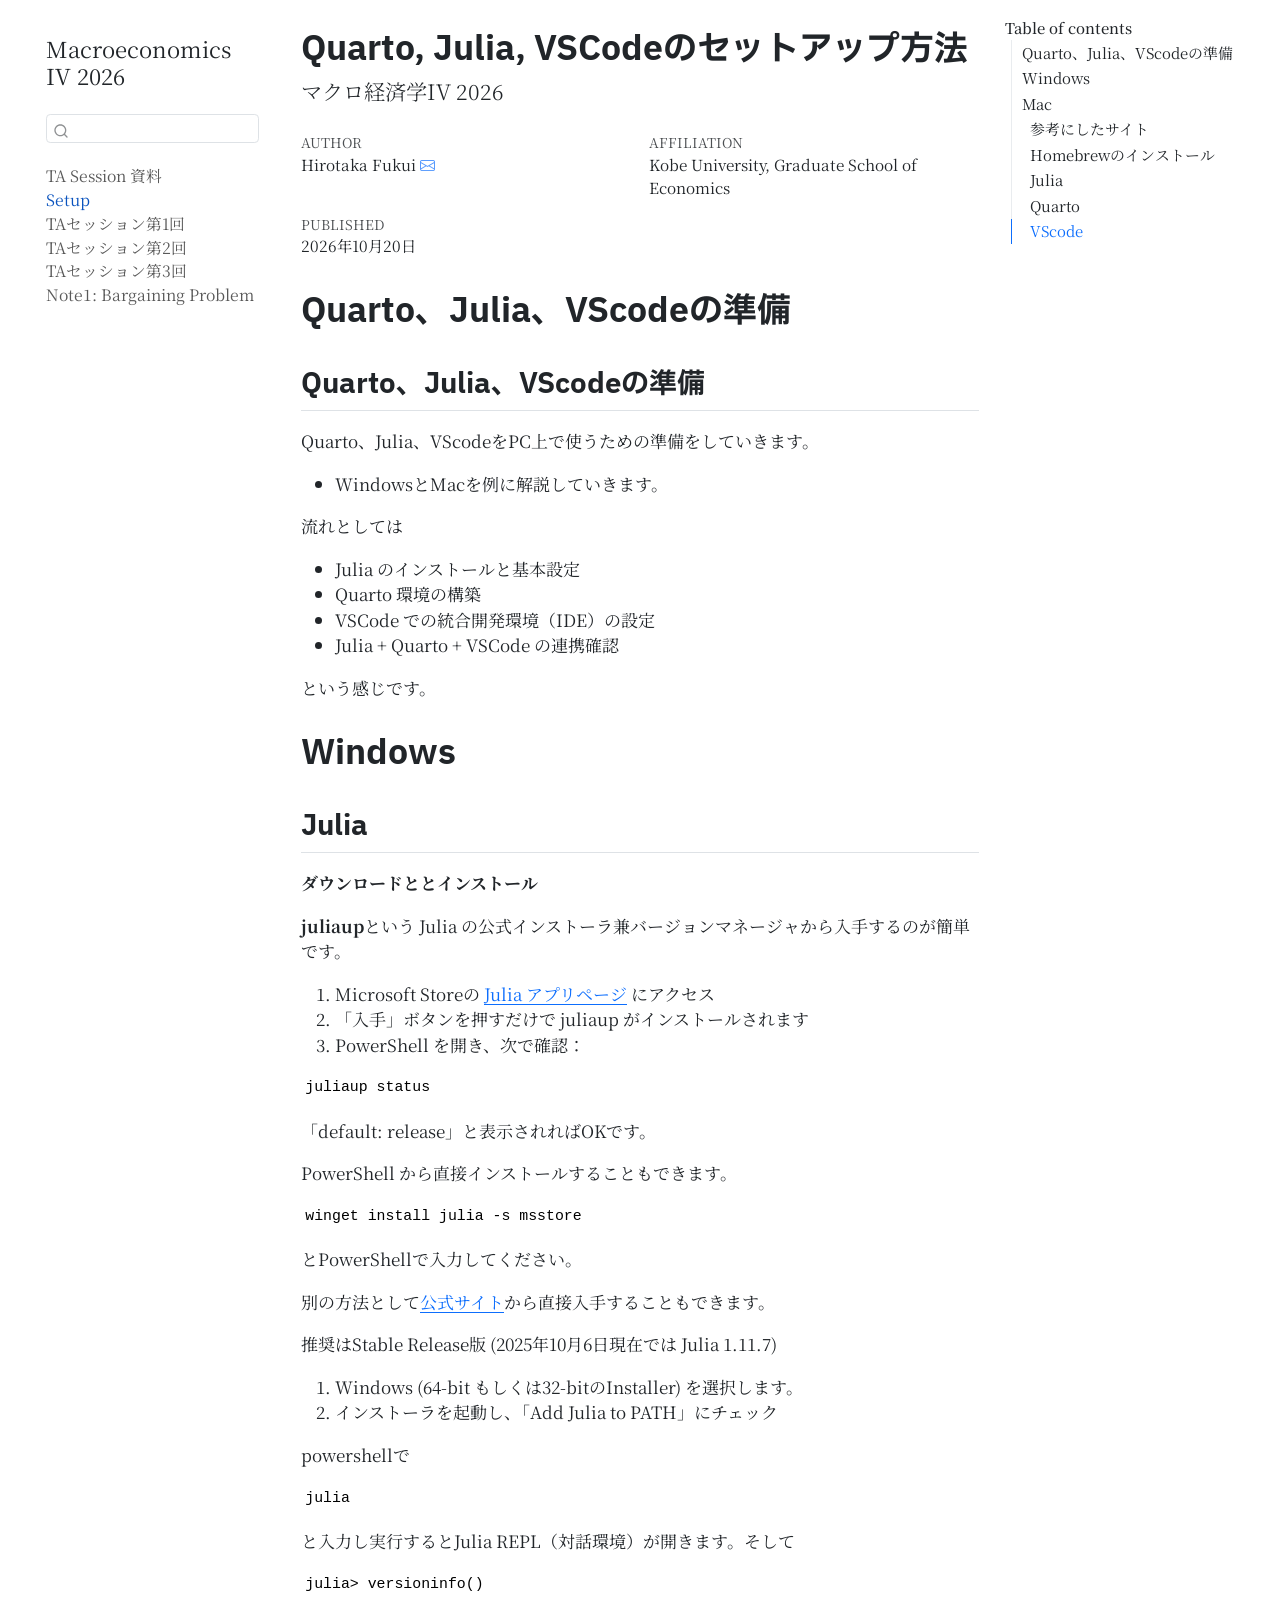
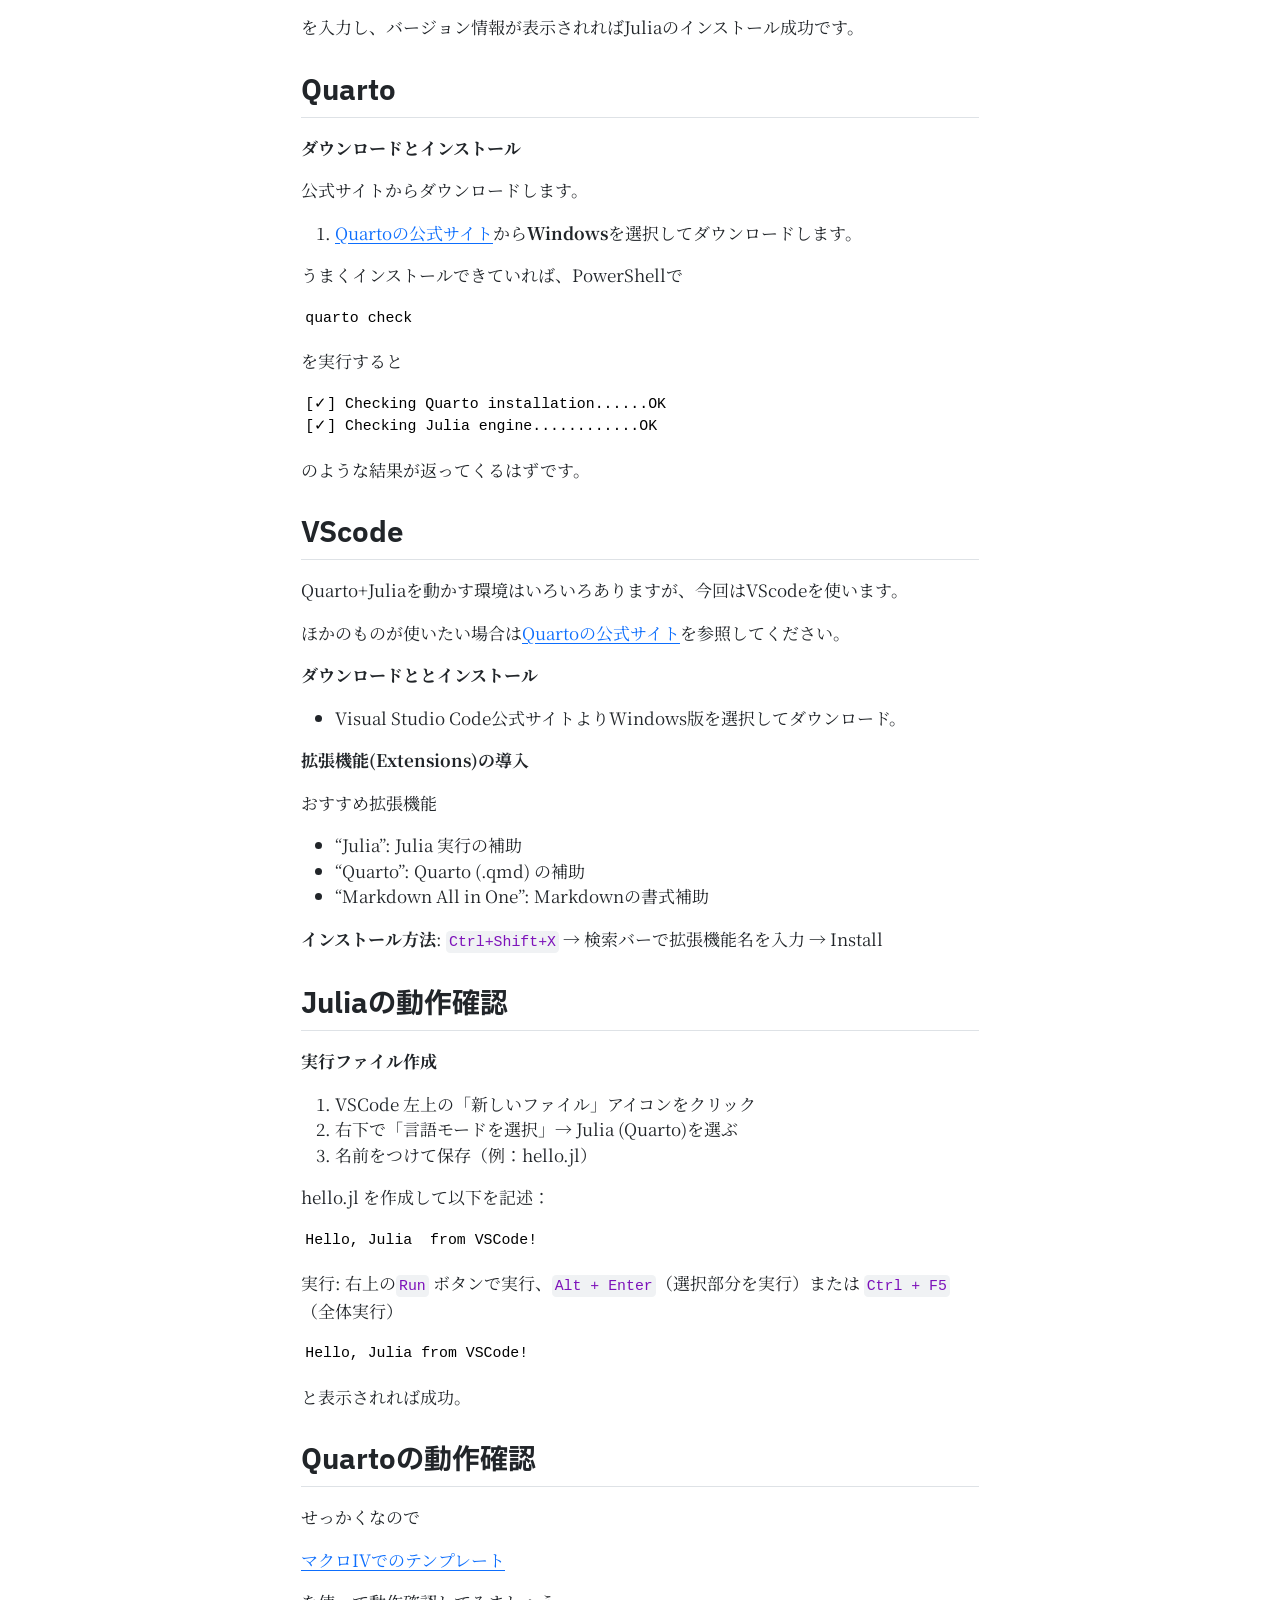
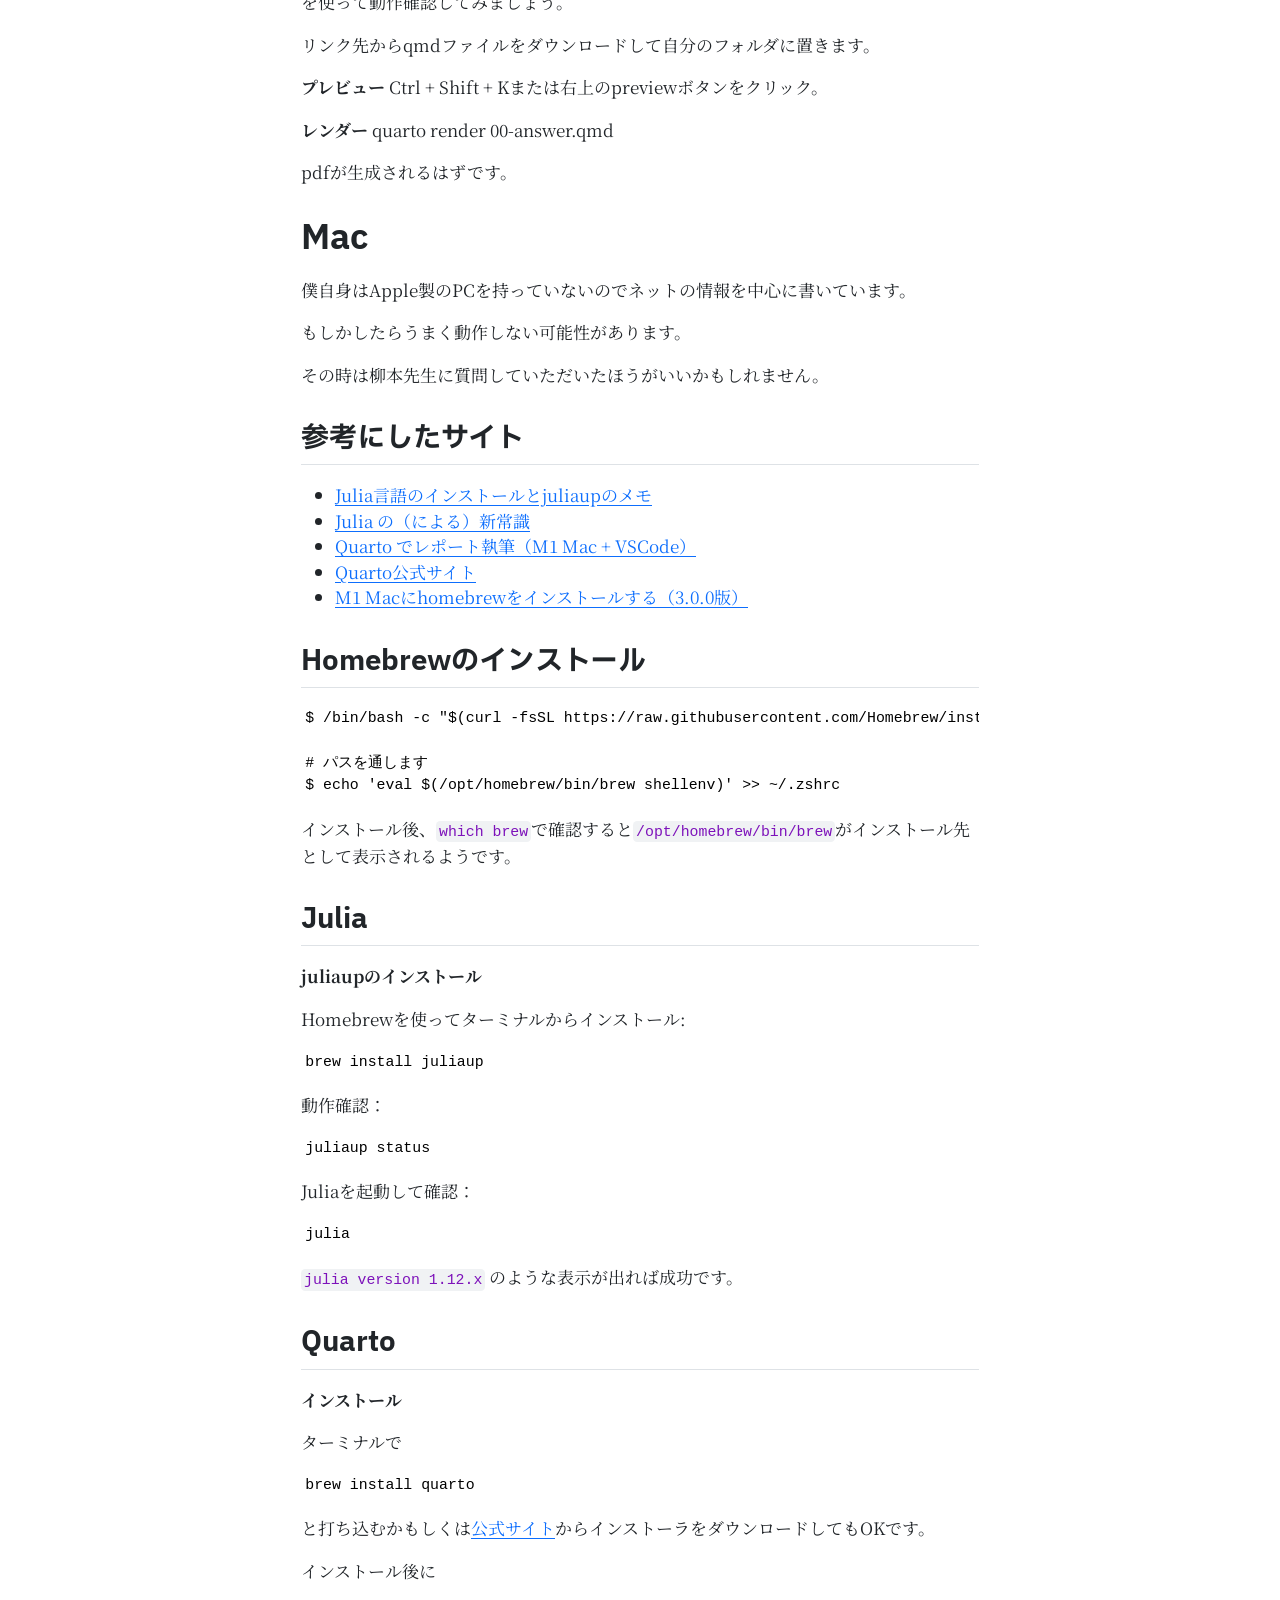
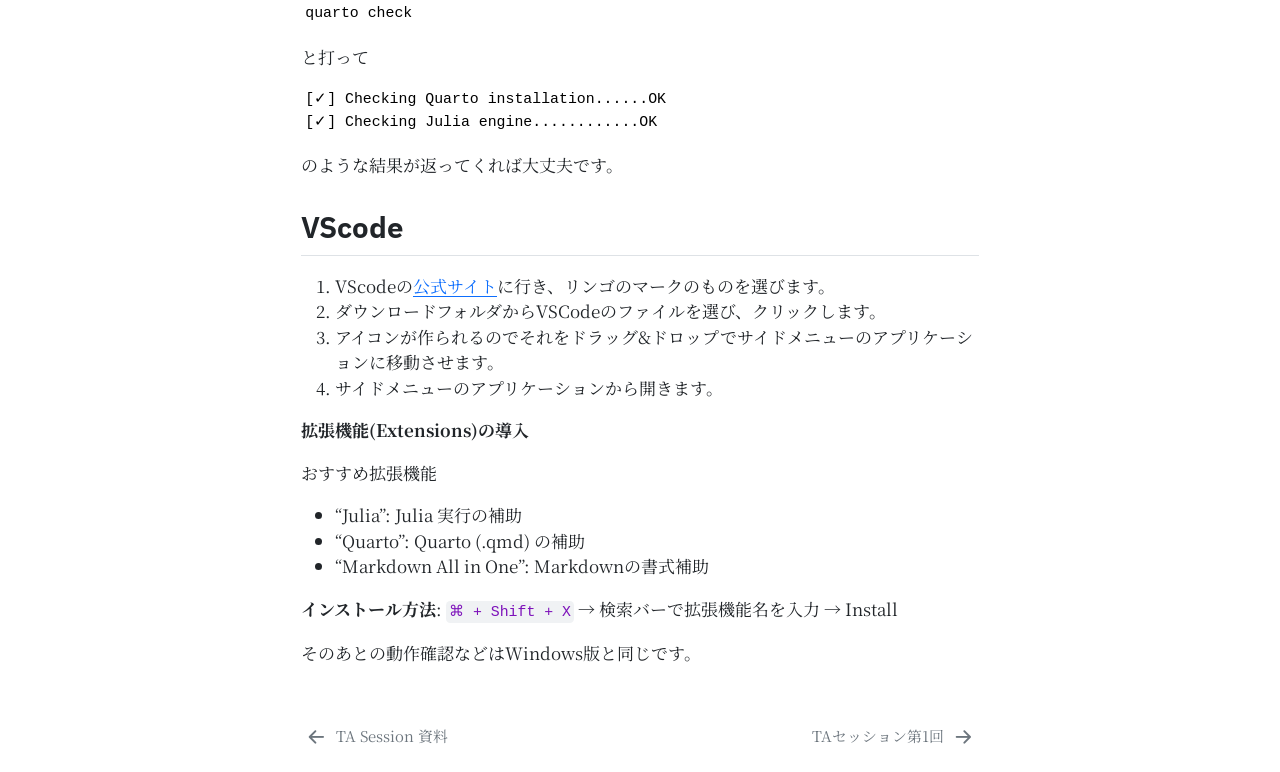
<file: Macro4-TA-Setup.html>
<!DOCTYPE html>
<html xmlns="http://www.w3.org/1999/xhtml" lang="en" xml:lang="en"><head>

<meta charset="utf-8">
<meta name="generator" content="quarto-1.10.19">

<meta name="viewport" content="width=device-width, initial-scale=1.0, user-scalable=yes">

<meta name="author" content="Hirotaka Fukui">

<title>Quarto, Julia, VSCodeのセットアップ方法 – Macroeconomics IV 2026</title>
<style>
/* Default styles provided by pandoc.
** See https://pandoc.org/MANUAL.html#variables-for-html for config info.
*/
span.smallcaps{font-variant: small-caps;}
div.columns{display: flex; gap: 1.5em;}
div.column{flex: auto;}
@media screen {
div.columns{gap: min(4vw, 1.5em);}
div.column{overflow-x: auto;}
}
div.hanging-indent{margin-left: 1.5em; text-indent: -1.5em;}
ul.task-list{list-style: none;}
ul.task-list li input[type="checkbox"] {
  width: 0.8em;
  margin: 0 0.8em 0.2em -1em; /* quarto-specific, see https://github.com/quarto-dev/quarto-cli/issues/4556 */ 
  vertical-align: middle;
}
</style>


<script src="site_libs/quarto-nav/quarto-nav.js"></script>
<script src="site_libs/quarto-nav/headroom.min.js"></script>
<script src="site_libs/clipboard/clipboard.min.js"></script>
<script src="site_libs/quarto-search/autocomplete.umd.js"></script>
<script src="site_libs/quarto-search/fuse.min.js"></script>
<script src="site_libs/quarto-search/quarto-search.js"></script>
<meta name="quarto:offset" content="./">
<link href="./Macro4-TA-Session-1.html" rel="next">
<link href="./index.html" rel="prev">
<script src="site_libs/quarto-html/quarto.js" type="module"></script>
<script src="site_libs/quarto-html/tabsets/tabsets.js" type="module"></script>
<script src="site_libs/quarto-html/popper.min.js"></script>
<script src="site_libs/quarto-html/tippy.umd.min.js"></script>
<script src="site_libs/quarto-html/anchor.min.js"></script>
<link href="site_libs/quarto-html/tippy.css" rel="stylesheet">
<link href="site_libs/quarto-html/quarto-syntax-highlighting-bf27225e3a48a9273f3daa8f8e829971.css" rel="stylesheet" class="quarto-color-scheme" id="quarto-text-highlighting-styles">
<link href="site_libs/quarto-html/quarto-syntax-highlighting-dark-b626d73c4c936ccc3cb08be7d45d1df6.css" rel="stylesheet" class="quarto-color-scheme quarto-color-alternate" id="quarto-text-highlighting-styles">
<link href="site_libs/quarto-html/quarto-syntax-highlighting-bf27225e3a48a9273f3daa8f8e829971.css" rel="stylesheet" class="quarto-color-scheme-extra" id="quarto-text-highlighting-styles">
<script src="site_libs/bootstrap/bootstrap.min.js"></script>
<link href="site_libs/bootstrap/bootstrap-icons.css" rel="stylesheet">
<link href="site_libs/bootstrap/bootstrap-38a9ca4416d2baf3eb6df5e3b2130831.min.css" rel="stylesheet" append-hash="true" class="quarto-color-scheme" id="quarto-bootstrap" data-mode="light">
<link href="site_libs/bootstrap/bootstrap-dark-38a9ca4416d2baf3eb6df5e3b2130831.min.css" rel="stylesheet" append-hash="true" class="quarto-color-scheme quarto-color-alternate" id="quarto-bootstrap" data-mode="light">
<link href="site_libs/bootstrap/bootstrap-38a9ca4416d2baf3eb6df5e3b2130831.min.css" rel="stylesheet" append-hash="true" class="quarto-color-scheme-extra" id="quarto-bootstrap" data-mode="light">
<script id="quarto-search-options" type="application/json">{
  "location": "sidebar",
  "copy-button": false,
  "collapse-after": 3,
  "panel-placement": "start",
  "type": "textbox",
  "limit": 50,
  "keyboard-shortcut": [
    "f",
    "/",
    "s"
  ],
  "show-item-context": false,
  "language": {
    "search-no-results-text": "No results",
    "search-matching-documents-text": "matching documents",
    "search-copy-link-title": "Copy link to search",
    "search-hide-matches-text": "Hide additional matches",
    "search-more-match-text": "more match in this document",
    "search-more-matches-text": "more matches in this document",
    "search-clear-button-title": "Clear",
    "search-text-placeholder": "",
    "search-detached-cancel-button-title": "Cancel",
    "search-submit-button-title": "Submit",
    "search-label": "Search"
  }
}</script>


</head>

<body class="nav-sidebar floating quarto-light">

<div id="quarto-search-results"></div>
  <header id="quarto-header" class="headroom fixed-top">
  <nav class="quarto-secondary-nav">
    <div class="container-fluid d-flex">
      <button type="button" class="quarto-btn-toggle btn" data-bs-toggle="collapse" role="button" data-bs-target=".quarto-sidebar-collapse-item" aria-controls="quarto-sidebar" aria-expanded="false" aria-label="Toggle sidebar navigation" onclick="if (window.quartoToggleHeadroom) { window.quartoToggleHeadroom(); }">
        <i class="bi bi-layout-text-sidebar-reverse"></i>
      </button>
        <nav class="quarto-page-breadcrumbs" aria-label="breadcrumb"><ol class="breadcrumb"><li class="breadcrumb-item"><a href="./Macro4-TA-Setup.html"><span class="chapter-title">Setup</span></a></li></ol></nav>
        <a class="flex-grow-1" role="navigation" data-bs-toggle="collapse" data-bs-target=".quarto-sidebar-collapse-item" aria-controls="quarto-sidebar" aria-expanded="false" aria-label="Toggle sidebar navigation" onclick="if (window.quartoToggleHeadroom) { window.quartoToggleHeadroom(); }">      
        </a>
      <button type="button" class="btn quarto-search-button" aria-label="Search" onclick="window.quartoOpenSearch();">
        <i class="bi bi-search"></i>
      </button>
    </div>
  </nav>
</header>
<!-- content -->
<div id="quarto-content" class="quarto-container page-columns page-rows-contents page-layout-article">
<!-- sidebar -->
  <nav id="quarto-sidebar" class="sidebar collapse collapse-horizontal quarto-sidebar-collapse-item sidebar-navigation floating overflow-auto">
    <div class="pt-lg-2 mt-2 text-left sidebar-header">
    <div class="sidebar-title mb-0 py-0">
      <a href="./">Macroeconomics IV 2026</a> 
    </div>
      </div>
        <div class="mt-2 flex-shrink-0 align-items-center">
        <div class="sidebar-search">
        <div id="quarto-search" class="" title="Search"></div>
        </div>
        </div>
    <div class="sidebar-menu-container"> 
    <ul class="list-unstyled mt-1">
        <li class="sidebar-item">
  <div class="sidebar-item-container"> 
  <a href="./index.html" class="sidebar-item-text sidebar-link"><span class="chapter-title">TA Session 資料</span></a>
  </div>
</li>
        <li class="sidebar-item">
  <div class="sidebar-item-container"> 
  <a href="./Macro4-TA-Setup.html" class="sidebar-item-text sidebar-link active"><span class="chapter-title">Setup</span></a>
  </div>
</li>
        <li class="sidebar-item">
  <div class="sidebar-item-container"> 
  <a href="./Macro4-TA-Session-1.html" class="sidebar-item-text sidebar-link"><span class="chapter-title">TAセッション第1回</span></a>
  </div>
</li>
        <li class="sidebar-item">
  <div class="sidebar-item-container"> 
  <a href="./Macro4-TA-Session-2.html" class="sidebar-item-text sidebar-link"><span class="chapter-title">TAセッション第2回</span></a>
  </div>
</li>
        <li class="sidebar-item">
  <div class="sidebar-item-container"> 
  <a href="./Macro4-TA-Session-3.html" class="sidebar-item-text sidebar-link"><span class="chapter-title">TAセッション第3回</span></a>
  </div>
</li>
        <li class="sidebar-item">
  <div class="sidebar-item-container"> 
  <a href="./barganing.html" class="sidebar-item-text sidebar-link"><span class="chapter-title">Note1: Bargaining Problem</span></a>
  </div>
</li>
    </ul>
    </div>
</nav>
<div id="quarto-sidebar-glass" class="quarto-sidebar-collapse-item" data-bs-toggle="collapse" data-bs-target=".quarto-sidebar-collapse-item"></div>
<!-- margin-sidebar -->
    <div id="quarto-margin-sidebar" class="sidebar margin-sidebar">
        <nav id="TOC" role="doc-toc" class="toc-active">
    <h2 id="toc-title">Table of contents</h2>
   
  <ul>
  <li><a href="#quartojuliavscodeの準備" id="toc-quartojuliavscodeの準備" class="nav-link active" data-scroll-target="#quartojuliavscodeの準備">Quarto、Julia、VScodeの準備</a>
  <ul class="collapse">
  <li><a href="#quartojuliavscodeの準備-1" id="toc-quartojuliavscodeの準備-1" class="nav-link" data-scroll-target="#quartojuliavscodeの準備-1">Quarto、Julia、VScodeの準備</a></li>
  </ul></li>
  <li><a href="#windows" id="toc-windows" class="nav-link" data-scroll-target="#windows">Windows</a>
  <ul class="collapse">
  <li><a href="#julia" id="toc-julia" class="nav-link" data-scroll-target="#julia">Julia</a></li>
  <li><a href="#quarto" id="toc-quarto" class="nav-link" data-scroll-target="#quarto">Quarto</a></li>
  <li><a href="#vscode" id="toc-vscode" class="nav-link" data-scroll-target="#vscode">VScode</a></li>
  <li><a href="#juliaの動作確認" id="toc-juliaの動作確認" class="nav-link" data-scroll-target="#juliaの動作確認">Juliaの動作確認</a></li>
  <li><a href="#quartoの動作確認" id="toc-quartoの動作確認" class="nav-link" data-scroll-target="#quartoの動作確認">Quartoの動作確認</a></li>
  </ul></li>
  <li><a href="#mac" id="toc-mac" class="nav-link" data-scroll-target="#mac">Mac</a>
  <ul class="collapse">
  <li><a href="#参考にしたサイト" id="toc-参考にしたサイト" class="nav-link" data-scroll-target="#参考にしたサイト">参考にしたサイト</a></li>
  <li><a href="#homebrewのインストール" id="toc-homebrewのインストール" class="nav-link" data-scroll-target="#homebrewのインストール">Homebrewのインストール</a></li>
  <li><a href="#julia-1" id="toc-julia-1" class="nav-link" data-scroll-target="#julia-1">Julia</a></li>
  <li><a href="#quarto-1" id="toc-quarto-1" class="nav-link" data-scroll-target="#quarto-1">Quarto</a></li>
  <li><a href="#vscode-1" id="toc-vscode-1" class="nav-link" data-scroll-target="#vscode-1">VScode</a></li>
  </ul></li>
  </ul>
</nav>
    </div>
<!-- main -->
<main class="content" id="quarto-document-content">

<header id="title-block-header" class="quarto-title-block default">
<div class="quarto-title">
<h1 class="title"><span class="chapter-title">Quarto, Julia, VSCodeのセットアップ方法</span></h1>
<p class="subtitle lead">マクロ経済学IV 2026</p>
</div>


<div class="quarto-title-meta-author">
  <div class="quarto-title-meta-heading">Author</div>
  <div class="quarto-title-meta-heading">Affiliation</div>
  
    <div class="quarto-title-meta-contents">
    <p class="author">Hirotaka Fukui <a href="mailto:227e127e@gsuite.kobe-u.ac.jp" class="quarto-title-author-email"><i class="bi bi-envelope"></i></a> </p>
  </div>
  <div class="quarto-title-meta-contents">
        <p class="affiliation">
            Kobe University, Graduate School of Economics
          </p>
      </div>
  </div>

<div class="quarto-title-meta">

      
    <div>
    <div class="quarto-title-meta-heading">Published</div>
    <div class="quarto-title-meta-contents">
      <p class="date">2026年10月20日</p>
    </div>
  </div>
  
    
  </div>
  


</header>


<section id="quartojuliavscodeの準備" class="level1">
<h1>Quarto、Julia、VScodeの準備</h1>
<section id="quartojuliavscodeの準備-1" class="level2">
<h2 class="anchored" data-anchor-id="quartojuliavscodeの準備-1">Quarto、Julia、VScodeの準備</h2>
<p>Quarto、Julia、VScodeをPC上で使うための準備をしていきます。</p>
<ul>
<li>WindowsとMacを例に解説していきます。</li>
</ul>
<p>流れとしては</p>
<ul>
<li>Julia のインストールと基本設定<br>
</li>
<li>Quarto 環境の構築<br>
</li>
<li>VSCode での統合開発環境（IDE）の設定<br>
</li>
<li>Julia + Quarto + VSCode の連携確認</li>
</ul>
<p>という感じです。</p>
</section>
</section>
<section id="windows" class="level1">
<h1>Windows</h1>
<section id="julia" class="level2">
<h2 class="anchored" data-anchor-id="julia">Julia</h2>
<p><strong>ダウンロードととインストール</strong></p>
<p><strong>juliaup</strong>という Julia の公式インストーラ兼バージョンマネージャから入手するのが簡単です。</p>
<ol type="1">
<li>Microsoft Storeの <a href="https://apps.microsoft.com/detail/9njnww8pvkmn?hl=ja-JP&amp;gl=JP">Julia アプリページ</a> にアクセス<br>
</li>
<li>「入手」ボタンを押すだけで juliaup がインストールされます<br>
</li>
<li>PowerShell を開き、次で確認：</li>
</ol>
<pre><code>juliaup status</code></pre>
<p>「default: release」と表示されればOKです。</p>
<p>PowerShell から直接インストールすることもできます。</p>
<pre><code>winget install julia -s msstore</code></pre>
<p>とPowerShellで入力してください。</p>
<p>別の方法として<a href="https://julialang.org/downloads/">公式サイト</a>から直接入手することもできます。</p>
<p>推奨はStable Release版 (2025年10月6日現在では Julia 1.11.7)</p>
<ol type="1">
<li>Windows (64-bit もしくは32-bitのInstaller) を選択します。</li>
<li>インストーラを起動し、「Add Julia to PATH」にチェック</li>
</ol>
<p>powershellで</p>
<pre><code>julia</code></pre>
<p>と入力し実行するとJulia REPL（対話環境）が開きます。そして</p>
<pre><code>julia&gt; versioninfo()</code></pre>
<p>を入力し、バージョン情報が表示されればJuliaのインストール成功です。</p>
</section>
<section id="quarto" class="level2">
<h2 class="anchored" data-anchor-id="quarto">Quarto</h2>
<p><strong>ダウンロードとインストール</strong></p>
<p>公式サイトからダウンロードします。</p>
<ol type="1">
<li><a href="https://quarto.org/docs/get-started/">Quartoの公式サイト</a>から<strong>Windows</strong>を選択してダウンロードします。</li>
</ol>
<p>うまくインストールできていれば、PowerShellで</p>
<pre><code>quarto check</code></pre>
<p>を実行すると</p>
<pre><code>[✓] Checking Quarto installation......OK
[✓] Checking Julia engine............OK</code></pre>
<p>のような結果が返ってくるはずです。</p>
</section>
<section id="vscode" class="level2">
<h2 class="anchored" data-anchor-id="vscode">VScode</h2>
<p>Quarto+Juliaを動かす環境はいろいろありますが、今回はVScodeを使います。</p>
<p>ほかのものが使いたい場合は<a href="https://quarto.org/docs/get-started/">Quartoの公式サイト</a>を参照してください。</p>
<p><strong>ダウンロードととインストール</strong></p>
<ul>
<li>Visual Studio Code公式サイトよりWindows版を選択してダウンロード。</li>
</ul>
<p><strong>拡張機能(Extensions)の導入</strong></p>
<p>おすすめ拡張機能</p>
<ul>
<li>“Julia”: Julia 実行の補助</li>
<li>“Quarto”: Quarto (.qmd) の補助</li>
<li>“Markdown All in One”: Markdownの書式補助</li>
</ul>
<p><strong>インストール方法</strong>: <code>Ctrl+Shift+X</code> → 検索バーで拡張機能名を入力 → Install</p>
</section>
<section id="juliaの動作確認" class="level2">
<h2 class="anchored" data-anchor-id="juliaの動作確認">Juliaの動作確認</h2>
<p><strong>実行ファイル作成</strong></p>
<ol type="1">
<li>VSCode 左上の「新しいファイル」アイコンをクリック<br>
</li>
<li>右下で「言語モードを選択」→ Julia (Quarto)を選ぶ<br>
</li>
<li>名前をつけて保存（例：hello.jl）</li>
</ol>
<p>hello.jl を作成して以下を記述：</p>
<div id="2" class="cell" data-execution_count="1">
<div class="cell-output cell-output-stdout">
<pre><code>Hello, Julia  from VSCode!</code></pre>
</div>
</div>
<p>実行: 右上の<code>Run</code> ボタンで実行、<code>Alt + Enter</code>（選択部分を実行）または <code>Ctrl + F5</code>（全体実行）</p>
<pre><code>Hello, Julia from VSCode!</code></pre>
<p>と表示されれば成功。</p>
</section>
<section id="quartoの動作確認" class="level2">
<h2 class="anchored" data-anchor-id="quartoの動作確認">Quartoの動作確認</h2>
<p>せっかくなので</p>
<p><a href="https://github.com/kazuyanagimoto/course-kobe-macro4-2025/blob/main/assignment/00-answer.qmd">マクロIVでのテンプレート</a></p>
<p>を使って動作確認してみましょう。</p>
<p>リンク先からqmdファイルをダウンロードして自分のフォルダに置きます。</p>
<p><strong>プレビュー</strong> Ctrl + Shift + Kまたは右上のpreviewボタンをクリック。</p>
<p><strong>レンダー</strong> quarto render 00-answer.qmd</p>
<p>pdfが生成されるはずです。</p>
</section>
</section>
<section id="mac" class="level1">
<h1>Mac</h1>
<p>僕自身はApple製のPCを持っていないのでネットの情報を中心に書いています。</p>
<p>もしかしたらうまく動作しない可能性があります。</p>
<p>その時は柳本先生に質問していただいたほうがいいかもしれません。</p>
<section id="参考にしたサイト" class="level2">
<h2 class="anchored" data-anchor-id="参考にしたサイト">参考にしたサイト</h2>
<ul>
<li><a href="https://qiita.com/psymonmarkrine/items/0a363163dc462e463917">Julia言語のインストールとjuliaupのメモ</a></li>
<li><a href="https://qiita.com/antimon2/items/196802d3f7ac2ac2f34e">Julia の（による）新常識</a></li>
<li><a href="https://qiita.com/Sangen_u/items/ff7ee6ec1ef2c13f8f99">Quarto でレポート執筆（M1 Mac + VSCode）</a></li>
<li><a href="https://quarto.org/docs/get-started/">Quarto公式サイト</a></li>
<li><a href="https://qiita.com/Takayoshi_Makabe/items/742ab1da1556cd54a78f">M1 Macにhomebrewをインストールする（3.0.0版）</a></li>
</ul>
</section>
<section id="homebrewのインストール" class="level2">
<h2 class="anchored" data-anchor-id="homebrewのインストール">Homebrewのインストール</h2>
<pre><code>$ /bin/bash -c "$(curl -fsSL https://raw.githubusercontent.com/Homebrew/install/HEAD/install.sh)"

# パスを通します
$ echo 'eval $(/opt/homebrew/bin/brew shellenv)' &gt;&gt; ~/.zshrc</code></pre>
<p>インストール後、<code>which brew</code>で確認すると<code>/opt/homebrew/bin/brew</code>がインストール先として表示されるようです。</p>
</section>
<section id="julia-1" class="level2">
<h2 class="anchored" data-anchor-id="julia-1">Julia</h2>
<p><strong>juliaupのインストール</strong></p>
<p>Homebrewを使ってターミナルからインストール:</p>
<pre><code>brew install juliaup</code></pre>
<p>動作確認：</p>
<pre><code>juliaup status</code></pre>
<p>Juliaを起動して確認：</p>
<pre><code>julia</code></pre>
<p><code>julia version 1.12.x</code> のような表示が出れば成功です。</p>
</section>
<section id="quarto-1" class="level2">
<h2 class="anchored" data-anchor-id="quarto-1">Quarto</h2>
<p><strong>インストール</strong></p>
<p>ターミナルで</p>
<pre><code>brew install quarto</code></pre>
<p>と打ち込むかもしくは<a href="https://quarto.org/docs/get-started/">公式サイト</a>からインストーラをダウンロードしてもOKです。</p>
<p>インストール後に</p>
<pre><code>quarto check</code></pre>
<p>と打って</p>
<pre><code>[✓] Checking Quarto installation......OK
[✓] Checking Julia engine............OK</code></pre>
<p>のような結果が返ってくれば大丈夫です。</p>
</section>
<section id="vscode-1" class="level2">
<h2 class="anchored" data-anchor-id="vscode-1">VScode</h2>
<ol type="1">
<li>VScodeの<a href="https://code.visualstudio.com/Download">公式サイト</a>に行き、リンゴのマークのものを選びます。</li>
<li>ダウンロードフォルダからVSCodeのファイルを選び、クリックします。</li>
<li>アイコンが作られるのでそれをドラッグ&amp;ドロップでサイドメニューのアプリケーションに移動させます。</li>
<li>サイドメニューのアプリケーションから開きます。</li>
</ol>
<p><strong>拡張機能(Extensions)の導入</strong></p>
<p>おすすめ拡張機能</p>
<ul>
<li>“Julia”: Julia 実行の補助</li>
<li>“Quarto”: Quarto (.qmd) の補助</li>
<li>“Markdown All in One”: Markdownの書式補助</li>
</ul>
<p><strong>インストール方法</strong>: <code>⌘ + Shift + X</code> → 検索バーで拡張機能名を入力 → Install</p>
<p>そのあとの動作確認などはWindows版と同じです。</p>


</section>
</section>

</main> <!-- /main -->
<script id="quarto-html-after-body" type="application/javascript">
  window.document.addEventListener("DOMContentLoaded", function (event) {
    const icon = "";
    const anchorJS = new window.AnchorJS();
    anchorJS.options = {
      placement: 'right',
      icon: icon
    };
    anchorJS.add('.anchored');
    const isCodeAnnotation = (el) => {
      for (const clz of el.classList) {
        if (clz.startsWith('code-annotation-')) {                     
          return true;
        }
      }
      return false;
    }
    const onCopySuccess = function(e) {
      // button target
      const button = e.trigger;
      // don't keep focus
      button.blur();
      // flash "checked"
      button.classList.add('code-copy-button-checked');
      var currentTitle = button.getAttribute("title");
      button.setAttribute("title", "Copied!");
      let tooltip;
      if (window.bootstrap) {
        button.setAttribute("data-bs-toggle", "tooltip");
        button.setAttribute("data-bs-placement", "left");
        button.setAttribute("data-bs-title", "Copied!");
        tooltip = new bootstrap.Tooltip(button, 
          { trigger: "manual", 
            customClass: "code-copy-button-tooltip",
            offset: [0, -8]});
        tooltip.show();    
      }
      setTimeout(function() {
        if (tooltip) {
          tooltip.hide();
          button.removeAttribute("data-bs-title");
          button.removeAttribute("data-bs-toggle");
          button.removeAttribute("data-bs-placement");
        }
        button.setAttribute("title", currentTitle);
        button.classList.remove('code-copy-button-checked');
      }, 1000);
      // clear code selection
      e.clearSelection();
    }
    const getTextToCopy = function(trigger) {
      const outerScaffold = trigger.parentElement.cloneNode(true);
      const codeEl = outerScaffold.querySelector('code');
      for (const childEl of codeEl.children) {
        if (isCodeAnnotation(childEl)) {
          childEl.remove();
        }
      }
      return codeEl.innerText;
    }
    const clipboard = new window.ClipboardJS('.code-copy-button:not([data-in-quarto-modal])', {
      text: getTextToCopy
    });
    clipboard.on('success', onCopySuccess);
    if (window.document.getElementById('quarto-embedded-source-code-modal')) {
      const clipboardModal = new window.ClipboardJS('.code-copy-button[data-in-quarto-modal]', {
        text: getTextToCopy,
        container: window.document.getElementById('quarto-embedded-source-code-modal')
      });
      clipboardModal.on('success', onCopySuccess);
    }
      var localhostRegex = new RegExp(/^(?:http|https):\/\/localhost\:?[0-9]*\//);
      var mailtoRegex = new RegExp(/^mailto:/);
        var filterRegex = new RegExp('/' + window.location.host + '/');
      var isInternal = (href) => {
          return filterRegex.test(href) || localhostRegex.test(href) || mailtoRegex.test(href);
      }
      // Inspect non-navigation links and adorn them if external
     var links = window.document.querySelectorAll('a[href]:not(.nav-link):not(.navbar-brand):not(.toc-action):not(.sidebar-link):not(.sidebar-item-toggle):not(.pagination-link):not(.no-external):not([aria-hidden]):not(.dropdown-item):not(.quarto-navigation-tool):not(.about-link)');
      for (var i=0; i<links.length; i++) {
        const link = links[i];
        if (!isInternal(link.href)) {
          // undo the damage that might have been done by quarto-nav.js in the case of
          // links that we want to consider external
          if (link.dataset.originalHref !== undefined) {
            link.href = link.dataset.originalHref;
          }
        }
      }
    function tippyHover(el, contentFn, onTriggerFn, onUntriggerFn) {
      const config = {
        allowHTML: true,
        maxWidth: 500,
        delay: 100,
        arrow: false,
        appendTo: function(el) {
            return el.parentElement;
        },
        interactive: true,
        interactiveBorder: 10,
        theme: 'quarto',
        placement: 'bottom-start',
      };
      if (contentFn) {
        config.content = contentFn;
      }
      if (onTriggerFn) {
        config.onTrigger = onTriggerFn;
      }
      if (onUntriggerFn) {
        config.onUntrigger = onUntriggerFn;
      }
      window.tippy(el, config); 
    }
    const noterefs = window.document.querySelectorAll('a[role="doc-noteref"]');
    for (var i=0; i<noterefs.length; i++) {
      const ref = noterefs[i];
      tippyHover(ref, function() {
        // use id or data attribute instead here
        let href = ref.getAttribute('data-footnote-href') || ref.getAttribute('href');
        try { href = new URL(href).hash; } catch {}
        const id = href.replace(/^#\/?/, "");
        const note = window.document.getElementById(id);
        if (note) {
          return note.innerHTML;
        } else {
          return "";
        }
      });
    }
    const xrefs = window.document.querySelectorAll('a.quarto-xref');
    const processXRef = (id, note) => {
      // Strip column container classes
      const stripColumnClz = (el) => {
        el.classList.remove("page-full", "page-columns");
        if (el.children) {
          for (const child of el.children) {
            stripColumnClz(child);
          }
        }
      }
      stripColumnClz(note)
      if (id === null || id.startsWith('sec-')) {
        // Special case sections, only their first couple elements
        const container = document.createElement("div");
        if (note.children && note.children.length > 2) {
          container.appendChild(note.children[0].cloneNode(true));
          for (let i = 1; i < note.children.length; i++) {
            const child = note.children[i];
            if (child.tagName === "P" && child.innerText === "") {
              continue;
            } else {
              container.appendChild(child.cloneNode(true));
              break;
            }
          }
          if (window.Quarto?.typesetMath) {
            window.Quarto.typesetMath(container);
          }
          return container.innerHTML
        } else {
          if (window.Quarto?.typesetMath) {
            window.Quarto.typesetMath(note);
          }
          return note.innerHTML;
        }
      } else {
        // Remove any anchor links if they are present
        const anchorLink = note.querySelector('a.anchorjs-link');
        if (anchorLink) {
          anchorLink.remove();
        }
        if (window.Quarto?.typesetMath) {
          window.Quarto.typesetMath(note);
        }
        if (note.classList.contains("callout")) {
          return note.outerHTML;
        } else {
          return note.innerHTML;
        }
      }
    }
    for (var i=0; i<xrefs.length; i++) {
      const xref = xrefs[i];
      tippyHover(xref, undefined, function(instance) {
        instance.disable();
        let url = xref.getAttribute('href');
        let hash = undefined; 
        if (url.startsWith('#')) {
          hash = url;
        } else {
          try { hash = new URL(url).hash; } catch {}
        }
        if (hash) {
          const id = hash.replace(/^#\/?/, "");
          const note = window.document.getElementById(id);
          if (note !== null) {
            try {
              const html = processXRef(id, note.cloneNode(true));
              instance.setContent(html);
            } finally {
              instance.enable();
              instance.show();
            }
          } else {
            // See if we can fetch this
            fetch(url.split('#')[0])
            .then(res => res.text())
            .then(html => {
              const parser = new DOMParser();
              const htmlDoc = parser.parseFromString(html, "text/html");
              const note = htmlDoc.getElementById(id);
              if (note !== null) {
                const html = processXRef(id, note);
                instance.setContent(html);
              } 
            }).finally(() => {
              instance.enable();
              instance.show();
            });
          }
        } else {
          // See if we can fetch a full url (with no hash to target)
          // This is a special case and we should probably do some content thinning / targeting
          fetch(url)
          .then(res => res.text())
          .then(html => {
            const parser = new DOMParser();
            const htmlDoc = parser.parseFromString(html, "text/html");
            const note = htmlDoc.querySelector('main.content');
            if (note !== null) {
              // This should only happen for chapter cross references
              // (since there is no id in the URL)
              // remove the first header
              if (note.children.length > 0 && note.children[0].tagName === "HEADER") {
                note.children[0].remove();
              }
              const html = processXRef(null, note);
              instance.setContent(html);
            } 
          }).finally(() => {
            instance.enable();
            instance.show();
          });
        }
      }, function(instance) {
      });
    }
        let selectedAnnoteEl;
        const selectorForAnnotation = ( cell, annotation) => {
          let cellAttr = 'data-code-cell="' + cell + '"';
          let lineAttr = 'data-code-annotation="' +  annotation + '"';
          const selector = 'span[' + cellAttr + '][' + lineAttr + ']';
          return selector;
        }
        const selectCodeLines = (annoteEl) => {
          const doc = window.document;
          const targetCell = annoteEl.getAttribute("data-target-cell");
          const targetAnnotation = annoteEl.getAttribute("data-target-annotation");
          const annoteSpan = window.document.querySelector(selectorForAnnotation(targetCell, targetAnnotation));
          const lines = annoteSpan.getAttribute("data-code-lines").split(",");
          const lineIds = lines.map((line) => {
            return targetCell + "-" + line;
          })
          let top = null;
          let height = null;
          let parent = null;
          if (lineIds.length > 0) {
              //compute the position of the single el (top and bottom and make a div)
              const el = window.document.getElementById(lineIds[0]);
              top = el.offsetTop;
              height = el.offsetHeight;
              parent = el.parentElement.parentElement;
            if (lineIds.length > 1) {
              const lastEl = window.document.getElementById(lineIds[lineIds.length - 1]);
              const bottom = lastEl.offsetTop + lastEl.offsetHeight;
              height = bottom - top;
            }
            if (top !== null && height !== null && parent !== null) {
              // cook up a div (if necessary) and position it 
              let div = window.document.getElementById("code-annotation-line-highlight");
              if (div === null) {
                div = window.document.createElement("div");
                div.setAttribute("id", "code-annotation-line-highlight");
                div.style.position = 'absolute';
                parent.appendChild(div);
              }
              div.style.top = top - 2 + "px";
              div.style.height = height + 4 + "px";
              div.style.left = 0;
              let gutterDiv = window.document.getElementById("code-annotation-line-highlight-gutter");
              if (gutterDiv === null) {
                gutterDiv = window.document.createElement("div");
                gutterDiv.setAttribute("id", "code-annotation-line-highlight-gutter");
                gutterDiv.style.position = 'absolute';
                const codeCell = window.document.getElementById(targetCell);
                const gutter = codeCell.querySelector('.code-annotation-gutter');
                gutter.appendChild(gutterDiv);
              }
              gutterDiv.style.top = top - 2 + "px";
              gutterDiv.style.height = height + 4 + "px";
            }
            selectedAnnoteEl = annoteEl;
          }
        };
        const unselectCodeLines = () => {
          const elementsIds = ["code-annotation-line-highlight", "code-annotation-line-highlight-gutter"];
          elementsIds.forEach((elId) => {
            const div = window.document.getElementById(elId);
            if (div) {
              div.remove();
            }
          });
          selectedAnnoteEl = undefined;
        };
          // Handle positioning of the toggle
      window.addEventListener(
        "resize",
        throttle(() => {
          elRect = undefined;
          if (selectedAnnoteEl) {
            selectCodeLines(selectedAnnoteEl);
          }
        }, 10)
      );
      function throttle(fn, ms) {
      let throttle = false;
      let timer;
        return (...args) => {
          if(!throttle) { // first call gets through
              fn.apply(this, args);
              throttle = true;
          } else { // all the others get throttled
              if(timer) clearTimeout(timer); // cancel #2
              timer = setTimeout(() => {
                fn.apply(this, args);
                timer = throttle = false;
              }, ms);
          }
        };
      }
        // Attach click handler to the DT
        const annoteDls = window.document.querySelectorAll('dt[data-target-cell]');
        for (const annoteDlNode of annoteDls) {
          annoteDlNode.addEventListener('click', (event) => {
            const clickedEl = event.target;
            if (clickedEl !== selectedAnnoteEl) {
              unselectCodeLines();
              const activeEl = window.document.querySelector('dt[data-target-cell].code-annotation-active');
              if (activeEl) {
                activeEl.classList.remove('code-annotation-active');
              }
              selectCodeLines(clickedEl);
              clickedEl.classList.add('code-annotation-active');
            } else {
              // Unselect the line
              unselectCodeLines();
              clickedEl.classList.remove('code-annotation-active');
            }
          });
        }
    const findCites = (el) => {
      const parentEl = el.parentElement;
      if (parentEl) {
        const cites = parentEl.dataset.cites;
        if (cites) {
          return {
            el,
            cites: cites.split(' ')
          };
        } else {
          return findCites(el.parentElement)
        }
      } else {
        return undefined;
      }
    };
    var bibliorefs = window.document.querySelectorAll('a[role="doc-biblioref"]');
    for (var i=0; i<bibliorefs.length; i++) {
      const ref = bibliorefs[i];
      const citeInfo = findCites(ref);
      if (citeInfo) {
        tippyHover(citeInfo.el, function() {
          var popup = window.document.createElement('div');
          citeInfo.cites.forEach(function(cite) {
            var citeDiv = window.document.createElement('div');
            citeDiv.classList.add('hanging-indent');
            citeDiv.classList.add('csl-entry');
            var biblioDiv = window.document.getElementById('ref-' + cite);
            if (biblioDiv) {
              citeDiv.innerHTML = biblioDiv.innerHTML;
            }
            popup.appendChild(citeDiv);
          });
          return popup.innerHTML;
        });
      }
    }
  });
  </script>
<nav class="page-navigation">
  <div class="nav-page nav-page-previous">
      <a href="./index.html" class="pagination-link" aria-label="TA Session 資料">
        <i class="bi bi-arrow-left-short"></i> <span class="nav-page-text"><span class="chapter-title">TA Session 資料</span></span>
      </a>          
  </div>
  <div class="nav-page nav-page-next">
      <a href="./Macro4-TA-Session-1.html" class="pagination-link" aria-label="TAセッション第1回">
        <span class="nav-page-text"><span class="chapter-title">TAセッション第1回</span></span> <i class="bi bi-arrow-right-short"></i>
      </a>
  </div>
</nav>
</div> <!-- /content -->




</body></html>
</file>
<file: site_libs/quarto-html/tippy.css>
.tippy-box[data-animation=fade][data-state=hidden]{opacity:0}[data-tippy-root]{max-width:calc(100vw - 10px)}.tippy-box{position:relative;background-color:#333;color:#fff;border-radius:4px;font-size:14px;line-height:1.4;white-space:normal;outline:0;transition-property:transform,visibility,opacity}.tippy-box[data-placement^=top]>.tippy-arrow{bottom:0}.tippy-box[data-placement^=top]>.tippy-arrow:before{bottom:-7px;left:0;border-width:8px 8px 0;border-top-color:initial;transform-origin:center top}.tippy-box[data-placement^=bottom]>.tippy-arrow{top:0}.tippy-box[data-placement^=bottom]>.tippy-arrow:before{top:-7px;left:0;border-width:0 8px 8px;border-bottom-color:initial;transform-origin:center bottom}.tippy-box[data-placement^=left]>.tippy-arrow{right:0}.tippy-box[data-placement^=left]>.tippy-arrow:before{border-width:8px 0 8px 8px;border-left-color:initial;right:-7px;transform-origin:center left}.tippy-box[data-placement^=right]>.tippy-arrow{left:0}.tippy-box[data-placement^=right]>.tippy-arrow:before{left:-7px;border-width:8px 8px 8px 0;border-right-color:initial;transform-origin:center right}.tippy-box[data-inertia][data-state=visible]{transition-timing-function:cubic-bezier(.54,1.5,.38,1.11)}.tippy-arrow{width:16px;height:16px;color:#333}.tippy-arrow:before{content:"";position:absolute;border-color:transparent;border-style:solid}.tippy-content{position:relative;padding:5px 9px;z-index:1}
</file>
<file: site_libs/quarto-html/quarto-syntax-highlighting-bf27225e3a48a9273f3daa8f8e829971.css>
/* quarto syntax highlight colors */
:root {
  --quarto-hl-ot-color: #003B4F;
  --quarto-hl-at-color: #657422;
  --quarto-hl-ss-color: #20794D;
  --quarto-hl-an-color: #5E5E5E;
  --quarto-hl-fu-color: #4758AB;
  --quarto-hl-st-color: #20794D;
  --quarto-hl-cf-color: #003B4F;
  --quarto-hl-op-color: #5E5E5E;
  --quarto-hl-er-color: #AD0000;
  --quarto-hl-bn-color: #AD0000;
  --quarto-hl-al-color: #AD0000;
  --quarto-hl-va-color: #111111;
  --quarto-hl-bu-color: inherit;
  --quarto-hl-ex-color: inherit;
  --quarto-hl-pp-color: #AD0000;
  --quarto-hl-in-color: #5E5E5E;
  --quarto-hl-vs-color: #20794D;
  --quarto-hl-wa-color: #5E5E5E;
  --quarto-hl-do-color: #5E5E5E;
  --quarto-hl-im-color: #00769E;
  --quarto-hl-ch-color: #20794D;
  --quarto-hl-dt-color: #AD0000;
  --quarto-hl-fl-color: #AD0000;
  --quarto-hl-co-color: #5E5E5E;
  --quarto-hl-cv-color: #5E5E5E;
  --quarto-hl-cn-color: #8f5902;
  --quarto-hl-sc-color: #5E5E5E;
  --quarto-hl-dv-color: #AD0000;
  --quarto-hl-kw-color: #003B4F;
}

/* other quarto variables */
:root {
  --quarto-font-monospace: SFMono-Regular, Menlo, Monaco, Consolas, "Liberation Mono", "Courier New", monospace;
}

/* syntax highlight based on Pandoc's rules */
pre > code.sourceCode > span {
  color: #003B4F;
}

code.sourceCode > span {
  color: #003B4F;
}

div.sourceCode,
div.sourceCode pre.sourceCode {
  color: #003B4F;
}

/* Normal */
code span {
  color: #003B4F;
}

/* Alert */
code span.al {
  color: #AD0000;
  font-style: inherit;
}

/* Annotation */
code span.an {
  color: #5E5E5E;
  font-style: inherit;
}

/* Attribute */
code span.at {
  color: #657422;
  font-style: inherit;
}

/* BaseN */
code span.bn {
  color: #AD0000;
  font-style: inherit;
}

/* BuiltIn */
code span.bu {
  font-style: inherit;
}

/* ControlFlow */
code span.cf {
  color: #003B4F;
  font-weight: bold;
  font-style: inherit;
}

/* Char */
code span.ch {
  color: #20794D;
  font-style: inherit;
}

/* Constant */
code span.cn {
  color: #8f5902;
  font-style: inherit;
}

/* Comment */
code span.co {
  color: #5E5E5E;
  font-style: inherit;
}

/* CommentVar */
code span.cv {
  color: #5E5E5E;
  font-style: italic;
}

/* Documentation */
code span.do {
  color: #5E5E5E;
  font-style: italic;
}

/* DataType */
code span.dt {
  color: #AD0000;
  font-style: inherit;
}

/* DecVal */
code span.dv {
  color: #AD0000;
  font-style: inherit;
}

/* Error */
code span.er {
  color: #AD0000;
  font-style: inherit;
}

/* Extension */
code span.ex {
  font-style: inherit;
}

/* Float */
code span.fl {
  color: #AD0000;
  font-style: inherit;
}

/* Function */
code span.fu {
  color: #4758AB;
  font-style: inherit;
}

/* Import */
code span.im {
  color: #00769E;
  font-style: inherit;
}

/* Information */
code span.in {
  color: #5E5E5E;
  font-style: inherit;
}

/* Keyword */
code span.kw {
  color: #003B4F;
  font-weight: bold;
  font-style: inherit;
}

/* Operator */
code span.op {
  color: #5E5E5E;
  font-style: inherit;
}

/* Other */
code span.ot {
  color: #003B4F;
  font-style: inherit;
}

/* Preprocessor */
code span.pp {
  color: #AD0000;
  font-style: inherit;
}

/* SpecialChar */
code span.sc {
  color: #5E5E5E;
  font-style: inherit;
}

/* SpecialString */
code span.ss {
  color: #20794D;
  font-style: inherit;
}

/* String */
code span.st {
  color: #20794D;
  font-style: inherit;
}

/* Variable */
code span.va {
  color: #111111;
  font-style: inherit;
}

/* VerbatimString */
code span.vs {
  color: #20794D;
  font-style: inherit;
}

/* Warning */
code span.wa {
  color: #5E5E5E;
  font-style: italic;
}

.prevent-inlining {
  content: "</";
}

/*# sourceMappingURL=8be38f48d34c45af72792cbd699585e7.css.map */
</file>
<file: site_libs/quarto-html/quarto-syntax-highlighting-dark-b626d73c4c936ccc3cb08be7d45d1df6.css>
/* quarto syntax highlight colors */
:root {
  --quarto-hl-al-color: #f07178;
  --quarto-hl-an-color: #d4d0ab;
  --quarto-hl-at-color: #00e0e0;
  --quarto-hl-bn-color: #d4d0ab;
  --quarto-hl-bu-color: #abe338;
  --quarto-hl-ch-color: #abe338;
  --quarto-hl-co-color: #f8f8f2;
  --quarto-hl-cv-color: #ffd700;
  --quarto-hl-cn-color: #ffd700;
  --quarto-hl-cf-color: #ffa07a;
  --quarto-hl-dt-color: #ffa07a;
  --quarto-hl-dv-color: #d4d0ab;
  --quarto-hl-do-color: #f8f8f2;
  --quarto-hl-er-color: #f07178;
  --quarto-hl-ex-color: #00e0e0;
  --quarto-hl-fl-color: #d4d0ab;
  --quarto-hl-fu-color: #ffa07a;
  --quarto-hl-im-color: #abe338;
  --quarto-hl-in-color: #d4d0ab;
  --quarto-hl-kw-color: #ffa07a;
  --quarto-hl-op-color: #ffa07a;
  --quarto-hl-ot-color: #00e0e0;
  --quarto-hl-pp-color: #dcc6e0;
  --quarto-hl-re-color: #00e0e0;
  --quarto-hl-sc-color: #abe338;
  --quarto-hl-ss-color: #abe338;
  --quarto-hl-st-color: #abe338;
  --quarto-hl-va-color: #00e0e0;
  --quarto-hl-vs-color: #abe338;
  --quarto-hl-wa-color: #dcc6e0;
}

/* other quarto variables */
:root {
  --quarto-font-monospace: SFMono-Regular, Menlo, Monaco, Consolas, "Liberation Mono", "Courier New", monospace;
}

/* syntax highlight based on Pandoc's rules */
pre > code.sourceCode > span {
  color: #f8f8f2;
}

code.sourceCode > span {
  color: #f8f8f2;
}

div.sourceCode,
div.sourceCode pre.sourceCode {
  color: #f8f8f2;
}

/* Normal */
code span {
  color: #f8f8f2;
}

/* Alert */
code span.al {
  color: #f07178;
}

/* Annotation */
code span.an {
  color: #d4d0ab;
}

/* Attribute */
code span.at {
  color: #00e0e0;
}

/* BaseN */
code span.bn {
  color: #d4d0ab;
}

/* BuiltIn */
code span.bu {
  color: #abe338;
}

/* ControlFlow */
code span.cf {
  font-weight: bold;
  color: #ffa07a;
}

/* Char */
code span.ch {
  color: #abe338;
}

/* Constant */
code span.cn {
  color: #ffd700;
}

/* Comment */
code span.co {
  font-style: italic;
  color: #f8f8f2;
}

/* CommentVar */
code span.cv {
  color: #ffd700;
}

/* Documentation */
code span.do {
  color: #f8f8f2;
}

/* DataType */
code span.dt {
  color: #ffa07a;
}

/* DecVal */
code span.dv {
  color: #d4d0ab;
}

/* Error */
code span.er {
  color: #f07178;
  text-decoration: underline;
}

/* Extension */
code span.ex {
  font-weight: bold;
  color: #00e0e0;
}

/* Float */
code span.fl {
  color: #d4d0ab;
}

/* Function */
code span.fu {
  color: #ffa07a;
}

/* Import */
code span.im {
  color: #abe338;
}

/* Information */
code span.in {
  color: #d4d0ab;
}

/* Keyword */
code span.kw {
  font-weight: bold;
  color: #ffa07a;
}

/* Operator */
code span.op {
  color: #ffa07a;
}

/* Other */
code span.ot {
  color: #00e0e0;
}

/* Preprocessor */
code span.pp {
  color: #dcc6e0;
}

/* RegionMarker */
code span.re {
  background-color: #f8f8f2;
  color: #00e0e0;
}

/* SpecialChar */
code span.sc {
  color: #abe338;
}

/* SpecialString */
code span.ss {
  color: #abe338;
}

/* String */
code span.st {
  color: #abe338;
}

/* Variable */
code span.va {
  color: #00e0e0;
}

/* VerbatimString */
code span.vs {
  color: #abe338;
}

/* Warning */
code span.wa {
  color: #dcc6e0;
}

.prevent-inlining {
  content: "</";
}

/*# sourceMappingURL=a269c63e8167c3ae395728e86feb0848.css.map */
</file>
